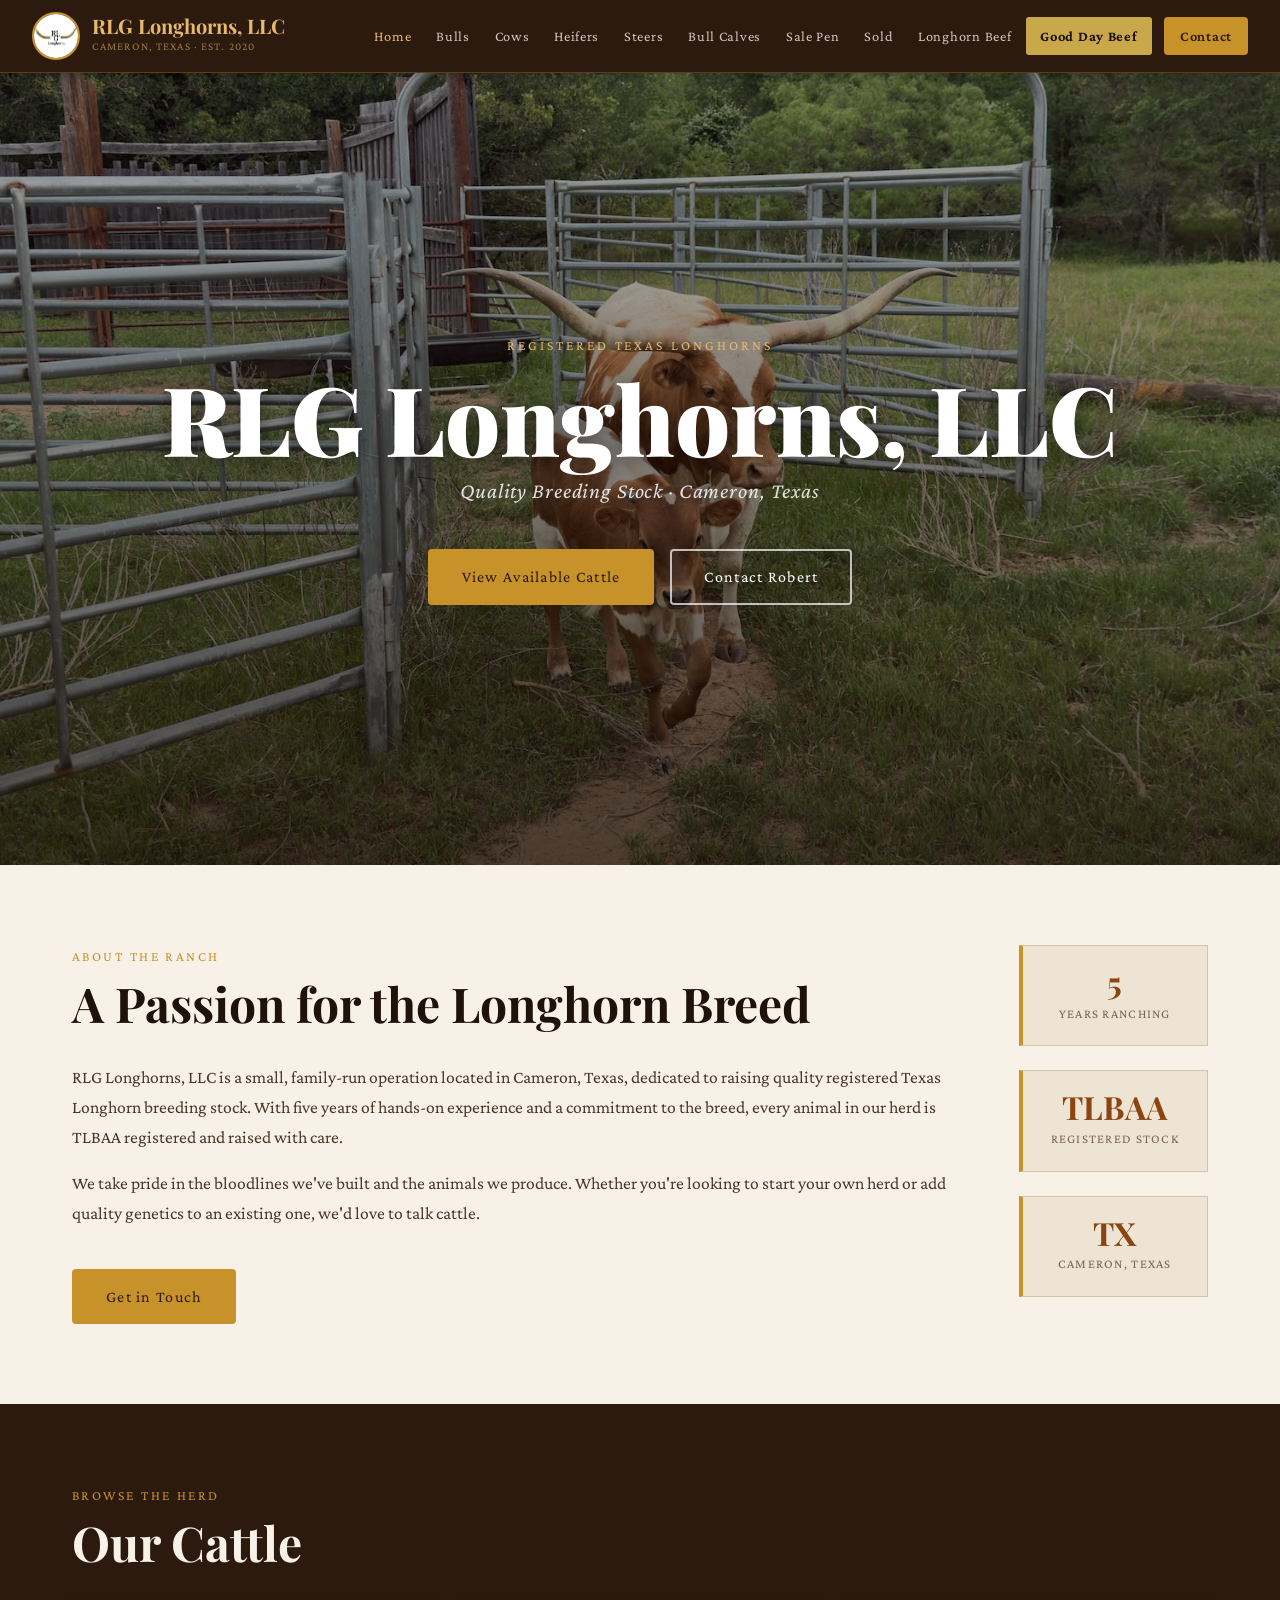
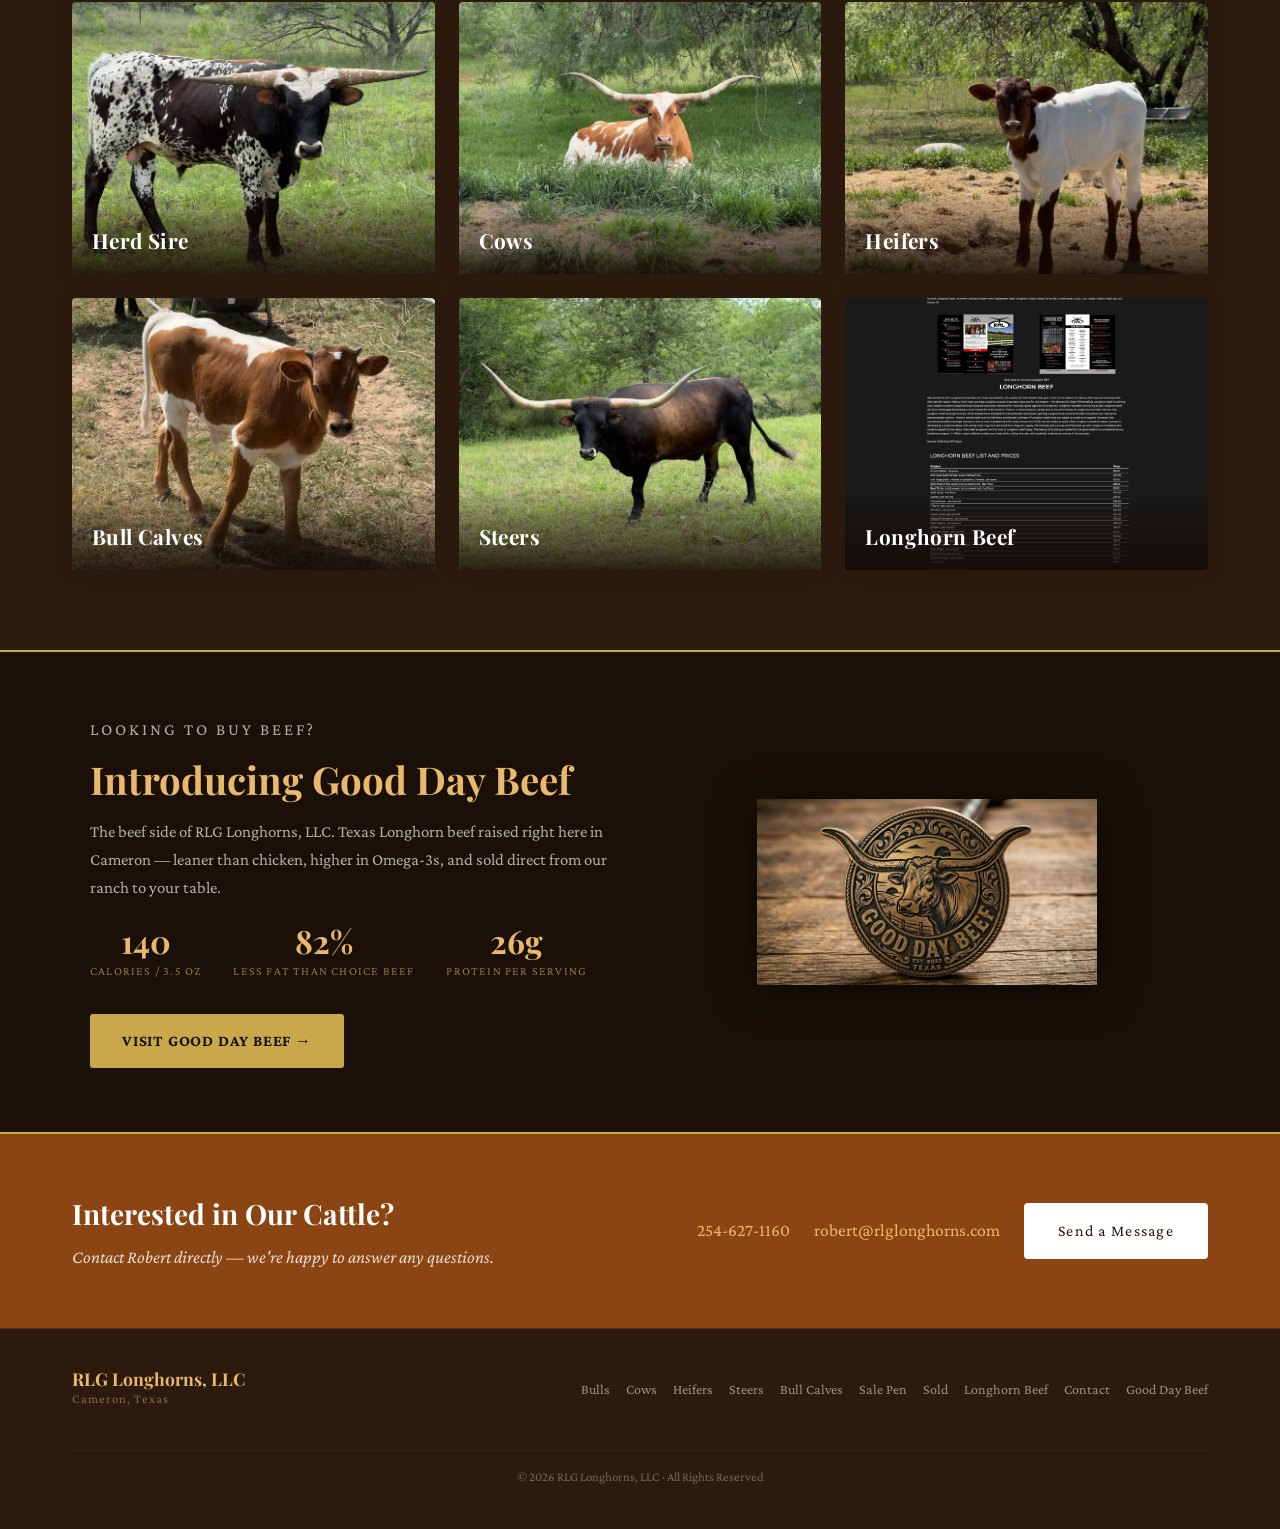
<file: index.html>
<!DOCTYPE html>
<html lang="en">
<head>
  <meta charset="UTF-8" />
  <meta name="viewport" content="width=device-width, initial-scale=1.0" />
  <title>RLG Longhorns, LLC – Registered Texas Longhorns | Cameron, TX</title>
  <meta name="description" content="RLG Longhorns, LLC – Registered Texas Longhorn breeding stock located in Cameron, TX. Quality registered Longhorns for sale." />
  <link rel="preconnect" href="https://fonts.googleapis.com" />
  <link href="https://fonts.googleapis.com/css2?family=Playfair+Display:wght@400;700;900&family=Crimson+Pro:ital,wght@0,300;0,400;0,600;1,300&display=swap" rel="stylesheet" />
  <link rel="stylesheet" href="css/style.css" />
  <style>
    /* ── Good Day Beef banner ── */
    .gdb-banner {
      background: #1a1008;
      border-top: 2px solid #c9a84c;
      border-bottom: 2px solid #c9a84c;
      padding: 4rem 2rem;
    }

    .gdb-banner-inner {
      max-width: 1100px;
      margin: 0 auto;
      display: grid;
      grid-template-columns: 1fr 1fr;
      gap: 3rem;
      align-items: center;
    }

    .gdb-banner-text .section-eyebrow {
      display: block;
      margin-bottom: 0.75rem;
    }

    .gdb-banner-text h2 {
      font-family: 'Playfair Display', Georgia, serif;
      font-size: clamp(1.6rem, 3.5vw, 2.4rem);
      color: #e8b86d;
      line-height: 1.2;
      margin-bottom: 1rem;
    }

    .gdb-banner-text p {
      color: rgba(247,241,232,0.7);
      font-size: 1.05rem;
      line-height: 1.65;
      margin-bottom: 1.5rem;
    }

    .gdb-stats {
      display: flex;
      gap: 2rem;
      margin-bottom: 2rem;
      flex-wrap: wrap;
    }

    .gdb-stat {
      text-align: center;
    }

    .gdb-stat-num {
      display: block;
      font-family: 'Playfair Display', Georgia, serif;
      font-size: 2rem;
      font-weight: 700;
      color: #e8b86d;
      line-height: 1;
    }

    .gdb-stat-label {
      display: block;
      font-size: 0.75rem;
      letter-spacing: 0.1em;
      text-transform: uppercase;
      color: rgba(232,184,109,0.6);
      margin-top: 0.25rem;
    }

    .gdb-btn {
      display: inline-block;
      background: #c9a84c;
      color: #1a1008;
      font-family: 'Crimson Pro', Georgia, serif;
      font-size: 1rem;
      font-weight: 700;
      letter-spacing: 0.05em;
      text-transform: uppercase;
      padding: 0.85rem 2rem;
      border-radius: 3px;
      text-decoration: none;
      transition: background 0.2s;
    }
    .gdb-btn:hover { background: #e8c97a; color: #1a1008; }

    .gdb-logo-wrap {
      display: flex;
      justify-content: center;
      align-items: center;
    }

    .gdb-logo-wrap img {
      width: 100%;
      max-width: 340px;
      height: auto;
      filter: drop-shadow(0 4px 20px rgba(0,0,0,0.6));
    }

    /* nav beef link style */
    .nav-link-beef {
      background: #c9a84c !important;
      color: #1a1008 !important;
      border-radius: 3px;
      padding: 0.4rem 0.9rem !important;
      font-weight: 700 !important;
    }
    .nav-link-beef:hover { background: #e8c97a !important; }

    @media (max-width: 768px) {
      .gdb-banner-inner { grid-template-columns: 1fr; }
      .gdb-logo-wrap { order: -1; }
      .gdb-logo-wrap img { max-width: 220px; }
    }
  </style>
  <script src="https://identity.netlify.com/v1/netlify-identity-widget.js"></script>
</head>
<body>

  <!-- HEADER -->
  <header class="site-header">
    <div class="header-inner">
      <div class="logo-wrap">
        <img src="images/ranch/ranch-logo.jpg" alt="RLG Longhorns, LLC Logo" class="logo-img" />
        <div class="logo-text">
          <span class="logo-main">RLG Longhorns, LLC</span>
          <span class="logo-sub">Cameron, Texas · Est. 2020</span>
        </div>
      </div>
      <button class="nav-toggle" aria-label="Toggle menu">&#9776;</button>
      <nav class="main-nav">
        <a href="index.html" class="nav-link active">Home</a>
        <a href="bulls.html" class="nav-link">Bulls</a>
        <a href="cows.html" class="nav-link">Cows</a>
        <a href="heifers.html" class="nav-link">Heifers</a>
        <a href="steers.html" class="nav-link">Steers</a>
        <a href="bull-calves.html" class="nav-link">Bull Calves</a>
        <a href="sale-pen.html" class="nav-link">Sale Pen</a>
        <a href="sold.html" class="nav-link">Sold</a>
        <a href="beef.html" class="nav-link">Longhorn Beef</a>
        <a href="https://www.gooddaybeef.com" target="_blank" rel="noopener" class="nav-link nav-link-beef">Good Day Beef</a>
        <a href="contact.html" class="nav-link nav-cta">Contact</a>
      </nav>
    </div>
  </header>

  <!-- HERO -->
  <section class="hero">
    <div class="hero-img-wrap">
      <img src="images/ranch/hero.jpg" alt="RLG Longhorns Ranch" class="hero-img" />
      <div class="hero-overlay"></div>
    </div>
    <div class="hero-content">
      <p class="hero-eyebrow">Registered Texas Longhorns</p>
      <h1 class="hero-title">RLG Longhorns, LLC</h1>
      <p class="hero-tagline">Quality Breeding Stock · Cameron, Texas</p>
      <div class="hero-buttons">
        <a href="cows.html" class="btn btn-primary">View Available Cattle</a>
        <a href="contact.html" class="btn btn-outline">Contact Robert</a>
      </div>
    </div>
  </section>

  <!-- ABOUT -->
  <section class="about section">
    <div class="container">
      <div class="about-grid">
        <div class="about-text">
          <p class="section-eyebrow">About the Ranch</p>
          <h2 class="section-title">A Passion for the Longhorn Breed</h2>
          <p class="about-body">RLG Longhorns, LLC is a small, family-run operation located in Cameron, Texas, dedicated to raising quality registered Texas Longhorn breeding stock. With five years of hands-on experience and a commitment to the breed, every animal in our herd is TLBAA registered and raised with care.</p>
          <p class="about-body">We take pride in the bloodlines we've built and the animals we produce. Whether you're looking to start your own herd or add quality genetics to an existing one, we'd love to talk cattle.</p>
          <a href="contact.html" class="btn btn-primary" style="margin-top:1.5rem;">Get in Touch</a>
        </div>
        <div class="about-stats">
          <div class="stat-card">
            <span class="stat-num">5</span>
            <span class="stat-label">Years Ranching</span>
          </div>
          <div class="stat-card">
            <span class="stat-num">TLBAA</span>
            <span class="stat-label">Registered Stock</span>
          </div>
          <div class="stat-card">
            <span class="stat-num">TX</span>
            <span class="stat-label">Cameron, Texas</span>
          </div>
        </div>
      </div>
    </div>
  </section>

  <!-- FEATURED CATTLE -->
  <section class="featured section section-alt">
    <div class="container">
      <p class="section-eyebrow">Browse the Herd</p>
      <h2 class="section-title">Our Cattle</h2>
      <div class="category-grid">
        <a href="bulls.html" class="category-card">
          <img src="images/bulls/rlg-granite.jpg" alt="Bulls" />
          <div class="category-label">Herd Sire</div>
        </a>
        <a href="cows.html" class="category-card">
          <img src="images/cows/skh-whatagirl.jpg" alt="Cows" />
          <div class="category-label">Cows</div>
        </a>
        <a href="heifers.html" class="category-card">
          <img src="images/heifers/rlg-shamrocks-gem.jpg" alt="Heifers" />
          <div class="category-label">Heifers</div>
        </a>
        <a href="bull-calves.html" class="category-card">
          <img src="images/bull-calves/rlg-what-a-calf.jpg" alt="Bull Calves" />
          <div class="category-label">Bull Calves</div>
        </a>
        <a href="steers.html" class="category-card">
          <img src="images/steers/jt-weston.jpg" alt="Steers" />
          <div class="category-label">Steers</div>
        </a>
        <a href="beef.html" class="category-card">
          <img src="images/beef/texas-longhorn-beef.png" alt="Longhorn Beef" />
          <div class="category-label">Longhorn Beef</div>
        </a>
      </div>
    </div>
  </section>

  <!-- GOOD DAY BEEF BANNER -->
  <section class="gdb-banner">
    <div class="gdb-banner-inner">
      <div class="gdb-banner-text">
        <p class="section-eyebrow">Looking to Buy Beef?</p>
        <h2>Introducing Good Day Beef</h2>
        <p>The beef side of RLG Longhorns, LLC. Texas Longhorn beef raised right here in Cameron — leaner than chicken, higher in Omega-3s, and sold direct from our ranch to your table.</p>
        <div class="gdb-stats">
          <div class="gdb-stat">
            <span class="gdb-stat-num">140</span>
            <span class="gdb-stat-label">Calories / 3.5 oz</span>
          </div>
          <div class="gdb-stat">
            <span class="gdb-stat-num">82%</span>
            <span class="gdb-stat-label">Less Fat Than Choice Beef</span>
          </div>
          <div class="gdb-stat">
            <span class="gdb-stat-num">26g</span>
            <span class="gdb-stat-label">Protein Per Serving</span>
          </div>
        </div>
        <a href="https://www.gooddaybeef.com" target="_blank" rel="noopener" class="gdb-btn">Visit Good Day Beef &rarr;</a>
      </div>
      <div class="gdb-logo-wrap">
        <img src="images/gooddaybeef-logo.png" alt="Good Day Beef" />
      </div>
    </div>
  </section>

  <!-- CONTACT STRIP -->
  <section class="contact-strip">
    <div class="container contact-strip-inner">
      <div>
        <h2 class="strip-title">Interested in Our Cattle?</h2>
        <p class="strip-sub">Contact Robert directly — we're happy to answer any questions.</p>
      </div>
      <div class="strip-contact">
        <a href="tel:2546271160" class="strip-link">254-627-1160</a>
        <a href="mailto:robert@rlglonghorns.com" class="strip-link">robert@rlglonghorns.com</a>
        <a href="contact.html" class="btn btn-white">Send a Message</a>
      </div>
    </div>
  </section>

  <!-- FOOTER -->
  <footer class="site-footer">
    <div class="container footer-inner">
      <div class="footer-logo">
        <span class="logo-main">RLG Longhorns, LLC</span>
        <span class="footer-location">Cameron, Texas</span>
      </div>
      <nav class="footer-nav">
        <a href="bulls.html">Bulls</a>
        <a href="cows.html">Cows</a>
        <a href="heifers.html">Heifers</a>
        <a href="steers.html">Steers</a>
        <a href="bull-calves.html">Bull Calves</a>
        <a href="sale-pen.html">Sale Pen</a>
        <a href="sold.html">Sold</a>
        <a href="beef.html">Longhorn Beef</a>
        <a href="contact.html">Contact</a>
        <a href="https://www.gooddaybeef.com" target="_blank" rel="noopener">Good Day Beef</a>
      </nav>
      <p class="footer-copy">&copy; 2026 RLG Longhorns, LLC · All Rights Reserved</p>
    </div>
  </footer>

  <script src="js/main.js"></script>
  <script>
    if (window.netlifyIdentity) {
      window.netlifyIdentity.on("init", (user) => {
        if (!user) {
          window.netlifyIdentity.on("login", () => {
            document.location.href = "/admin/";
          });
        }
      });
    }
  </script>
</body>
</html>
</file>
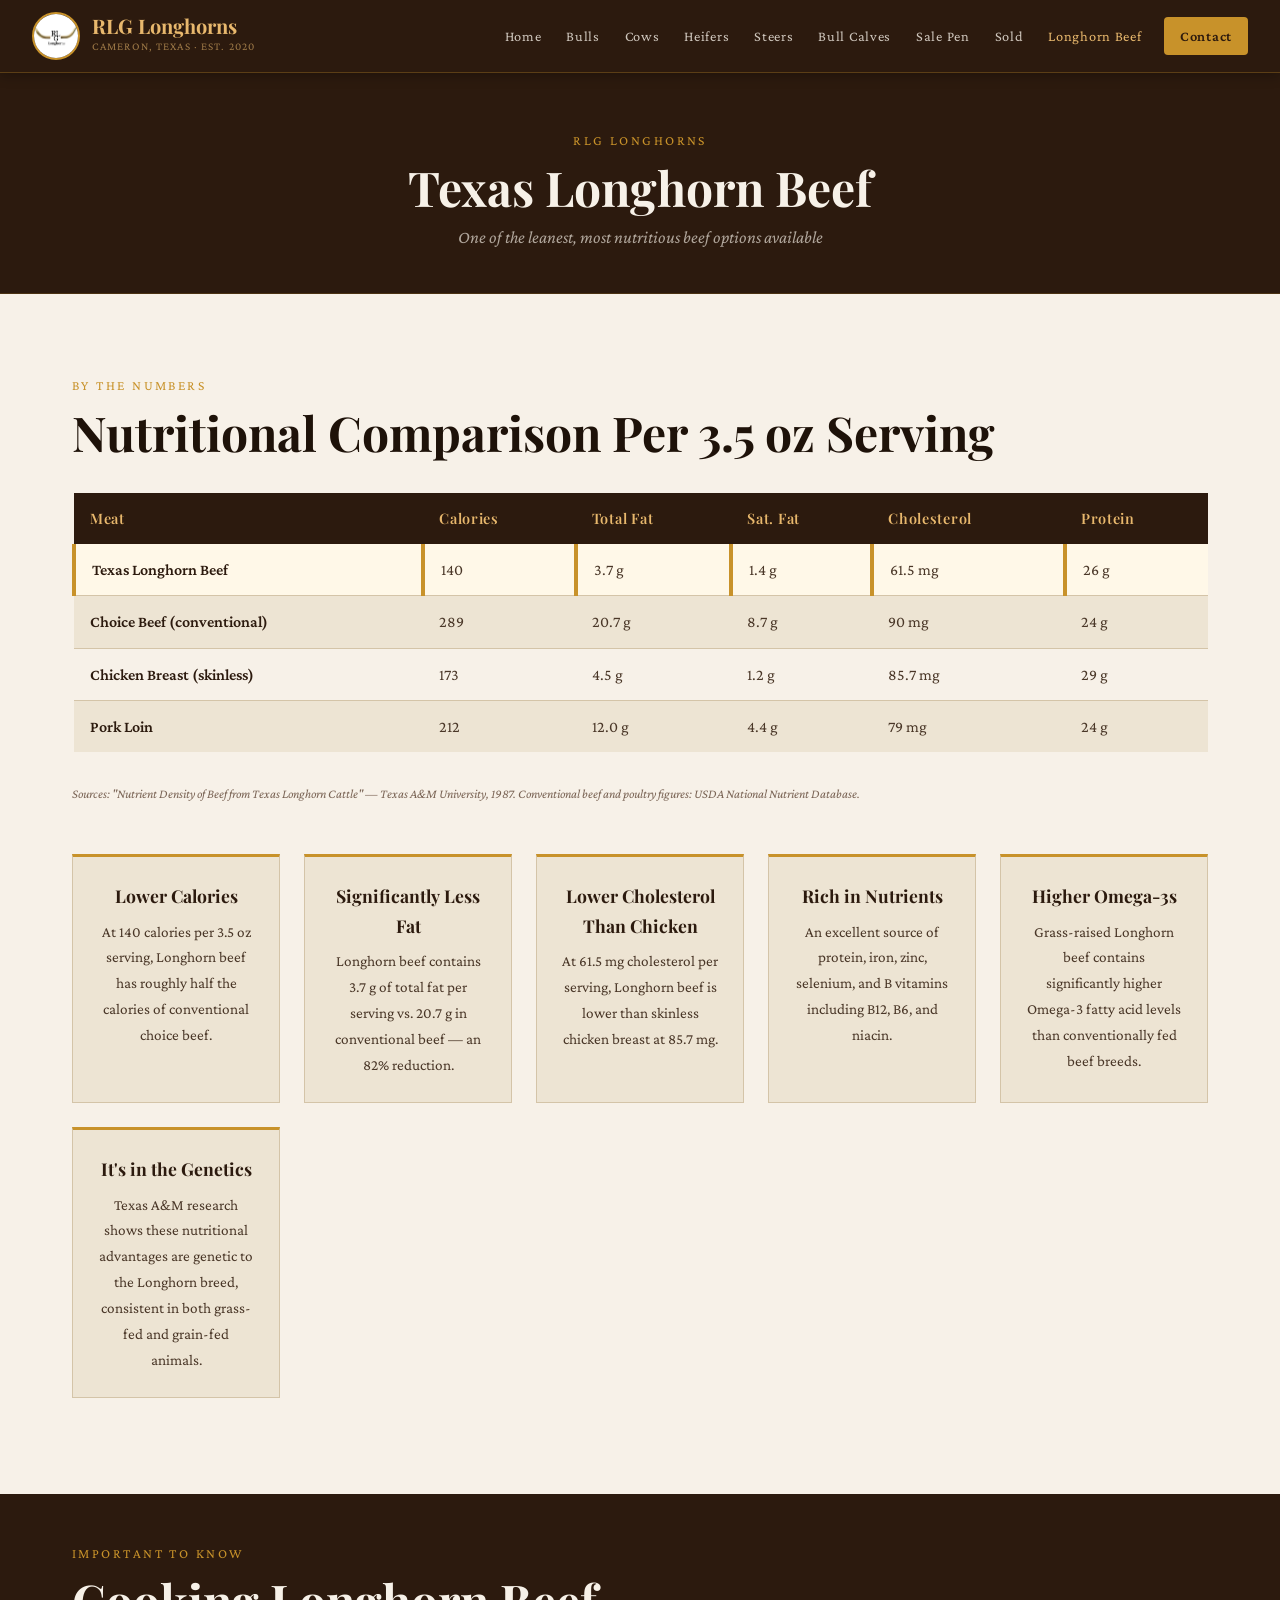
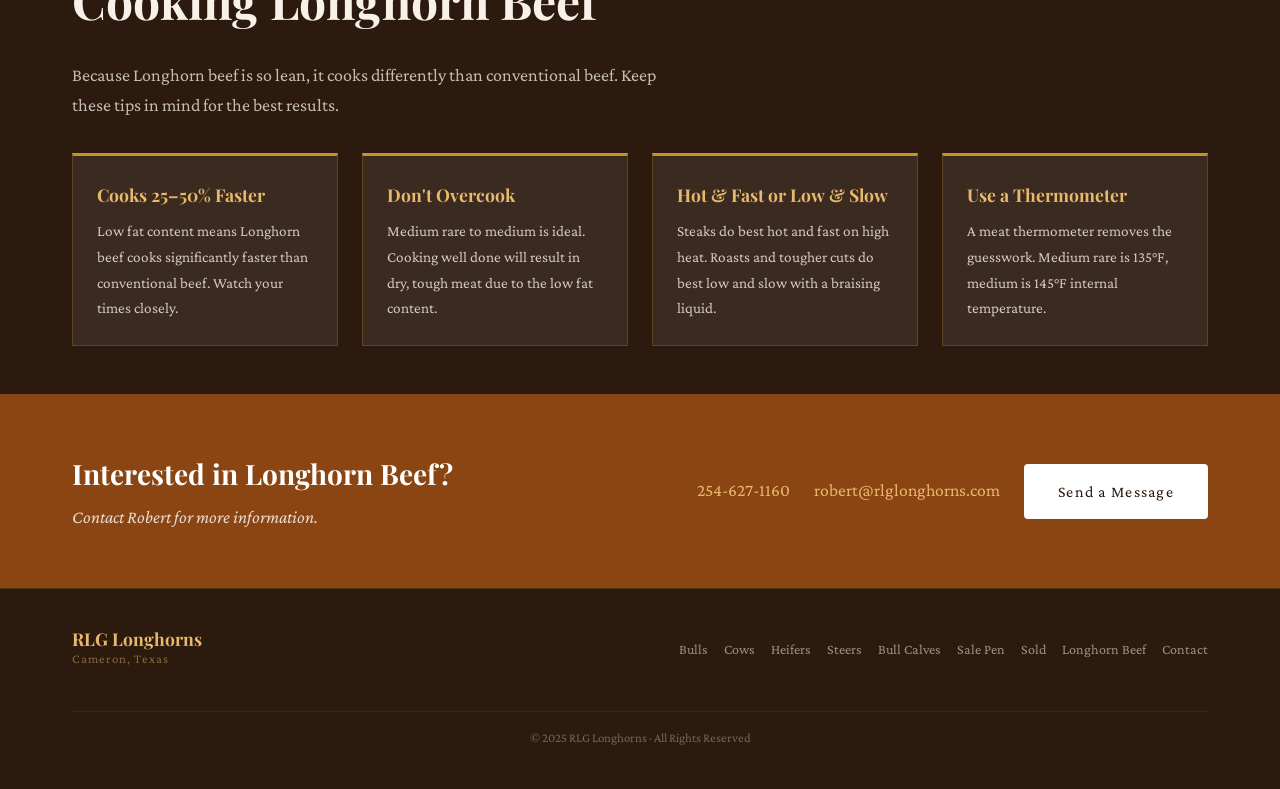
<file: beef.html>
<!DOCTYPE html>
<html lang="en">
<head>
  <meta charset="UTF-8" /><meta name="viewport" content="width=device-width, initial-scale=1.0" />
  <title>Texas Longhorn Beef – RLG Longhorns</title>
  <link rel="preconnect" href="https://fonts.googleapis.com" />
  <link href="https://fonts.googleapis.com/css2?family=Playfair+Display:wght@400;700;900&family=Crimson+Pro:ital,wght@0,300;0,400;0,600;1,300&display=swap" rel="stylesheet" />
  <link rel="stylesheet" href="css/style.css" />
  <style>
    .nutrition-table { width:100%; border-collapse:collapse; margin:2rem 0; font-size:1rem; }
    .nutrition-table th { background:var(--brown-dark); color:var(--gold-light); font-family:var(--font-display); font-weight:600; padding:0.85rem 1rem; text-align:left; font-size:0.9rem; letter-spacing:0.05em; }
    .nutrition-table td { padding:0.75rem 1rem; border-bottom:1px solid var(--border); color:var(--text-mid); }
    .nutrition-table tr:nth-child(even) td { background:var(--cream-dark); }
    .nutrition-table tr:last-child td { border-bottom:none; }
    .nutrition-table td:first-child { font-weight:600; color:var(--brown-dark); }
    .nutrition-table .highlight td { background:#fff8e8 !important; border-left:4px solid var(--gold); }
    .nutrition-source { font-size:0.8rem; color:var(--text-light); font-style:italic; margin-top:0.5rem; }
    .cooking-tips { background:var(--brown-dark); color:var(--cream); padding:3rem 0; margin-top:1rem; }
    .tips-grid { display:grid; grid-template-columns:repeat(auto-fit, minmax(220px, 1fr)); gap:1.5rem; margin-top:2rem; }
    .tip-card { background:rgba(255,255,255,0.07); border:1px solid rgba(200,146,42,0.25); border-top:3px solid var(--gold); padding:1.5rem; }
    .tip-card h4 { font-family:var(--font-display); color:var(--gold-light); margin-bottom:0.5rem; font-size:1.1rem; }
    .tip-card p { font-size:0.95rem; color:rgba(247,241,232,0.8); }
  </style>
</head>
<body>
  <header class="site-header"><div class="header-inner"><div class="logo-wrap"><img src="images/ranch/ranch-logo.jpg" alt="RLG Longhorns Logo" class="logo-img" /><div class="logo-text"><span class="logo-main">RLG Longhorns</span><span class="logo-sub">Cameron, Texas · Est. 2020</span></div></div><button class="nav-toggle">&#9776;</button><nav class="main-nav"><a href="index.html" class="nav-link">Home</a><a href="bulls.html" class="nav-link">Bulls</a><a href="cows.html" class="nav-link">Cows</a><a href="heifers.html" class="nav-link">Heifers</a><a href="steers.html" class="nav-link">Steers</a><a href="bull-calves.html" class="nav-link">Bull Calves</a><a href="sale-pen.html" class="nav-link">Sale Pen</a><a href="sold.html" class="nav-link">Sold</a><a href="beef.html" class="nav-link active">Longhorn Beef</a><a href="contact.html" class="nav-link nav-cta">Contact</a></nav></div></header>

  <div class="page-hero"><div class="container"><p class="section-eyebrow">RLG Longhorns</p><h1 class="section-title">Texas Longhorn Beef</h1><p class="page-hero-sub">One of the leanest, most nutritious beef options available</p></div></div>

  <section class="section"><div class="container">

    <p class="section-eyebrow">By the Numbers</p>
    <h2 class="section-title">Nutritional Comparison Per 3.5 oz Serving</h2>

    <table class="nutrition-table">
      <thead>
        <tr><th>Meat</th><th>Calories</th><th>Total Fat</th><th>Sat. Fat</th><th>Cholesterol</th><th>Protein</th></tr>
      </thead>
      <tbody>
        <tr class="highlight"><td>Texas Longhorn Beef</td><td>140</td><td>3.7 g</td><td>1.4 g</td><td>61.5 mg</td><td>26 g</td></tr>
        <tr><td>Choice Beef (conventional)</td><td>289</td><td>20.7 g</td><td>8.7 g</td><td>90 mg</td><td>24 g</td></tr>
        <tr><td>Chicken Breast (skinless)</td><td>173</td><td>4.5 g</td><td>1.2 g</td><td>85.7 mg</td><td>29 g</td></tr>
        <tr><td>Pork Loin</td><td>212</td><td>12.0 g</td><td>4.4 g</td><td>79 mg</td><td>24 g</td></tr>
      </tbody>
    </table>
    <p class="nutrition-source">Sources: "Nutrient Density of Beef from Texas Longhorn Cattle" — Texas A&M University, 1987. Conventional beef and poultry figures: USDA National Nutrient Database.</p>

    <div class="beef-facts" style="margin-top:3rem;">
      <div class="beef-fact"><h3 class="beef-fact-title">Lower Calories</h3><p>At 140 calories per 3.5 oz serving, Longhorn beef has roughly half the calories of conventional choice beef.</p></div>
      <div class="beef-fact"><h3 class="beef-fact-title">Significantly Less Fat</h3><p>Longhorn beef contains 3.7 g of total fat per serving vs. 20.7 g in conventional beef — an 82% reduction.</p></div>
      <div class="beef-fact"><h3 class="beef-fact-title">Lower Cholesterol Than Chicken</h3><p>At 61.5 mg cholesterol per serving, Longhorn beef is lower than skinless chicken breast at 85.7 mg.</p></div>
      <div class="beef-fact"><h3 class="beef-fact-title">Rich in Nutrients</h3><p>An excellent source of protein, iron, zinc, selenium, and B vitamins including B12, B6, and niacin.</p></div>
      <div class="beef-fact"><h3 class="beef-fact-title">Higher Omega-3s</h3><p>Grass-raised Longhorn beef contains significantly higher Omega-3 fatty acid levels than conventionally fed beef breeds.</p></div>
      <div class="beef-fact"><h3 class="beef-fact-title">It's in the Genetics</h3><p>Texas A&M research shows these nutritional advantages are genetic to the Longhorn breed, consistent in both grass-fed and grain-fed animals.</p></div>
    </div>

  </div></section>

  <section class="cooking-tips">
    <div class="container">
      <p class="section-eyebrow" style="color:var(--gold);">Important to Know</p>
      <h2 class="section-title" style="color:var(--cream);">Cooking Longhorn Beef</h2>
      <p style="color:rgba(247,241,232,0.75);max-width:600px;">Because Longhorn beef is so lean, it cooks differently than conventional beef. Keep these tips in mind for the best results.</p>
      <div class="tips-grid">
        <div class="tip-card"><h4>Cooks 25–50% Faster</h4><p>Low fat content means Longhorn beef cooks significantly faster than conventional beef. Watch your times closely.</p></div>
        <div class="tip-card"><h4>Don't Overcook</h4><p>Medium rare to medium is ideal. Cooking well done will result in dry, tough meat due to the low fat content.</p></div>
        <div class="tip-card"><h4>Hot & Fast or Low & Slow</h4><p>Steaks do best hot and fast on high heat. Roasts and tougher cuts do best low and slow with a braising liquid.</p></div>
        <div class="tip-card"><h4>Use a Thermometer</h4><p>A meat thermometer removes the guesswork. Medium rare is 135°F, medium is 145°F internal temperature.</p></div>
      </div>
    </div>
  </section>

  <section class="contact-strip"><div class="container contact-strip-inner"><div><h2 class="strip-title">Interested in Longhorn Beef?</h2><p class="strip-sub">Contact Robert for more information.</p></div><div class="strip-contact"><a href="tel:2546271160" class="strip-link">254-627-1160</a><a href="mailto:robert@rlglonghorns.com" class="strip-link">robert@rlglonghorns.com</a><a href="contact.html" class="btn btn-white">Send a Message</a></div></div></section>

  <footer class="site-footer"><div class="container footer-inner"><div class="footer-logo"><span class="logo-main">RLG Longhorns</span><span class="footer-location">Cameron, Texas</span></div><nav class="footer-nav"><a href="bulls.html">Bulls</a><a href="cows.html">Cows</a><a href="heifers.html">Heifers</a><a href="steers.html">Steers</a><a href="bull-calves.html">Bull Calves</a><a href="sale-pen.html">Sale Pen</a><a href="sold.html">Sold</a><a href="beef.html">Longhorn Beef</a><a href="contact.html">Contact</a></nav><p class="footer-copy">&copy; 2025 RLG Longhorns · All Rights Reserved</p></div></footer>
  <script src="js/main.js"></script>
</body></html>
</file>
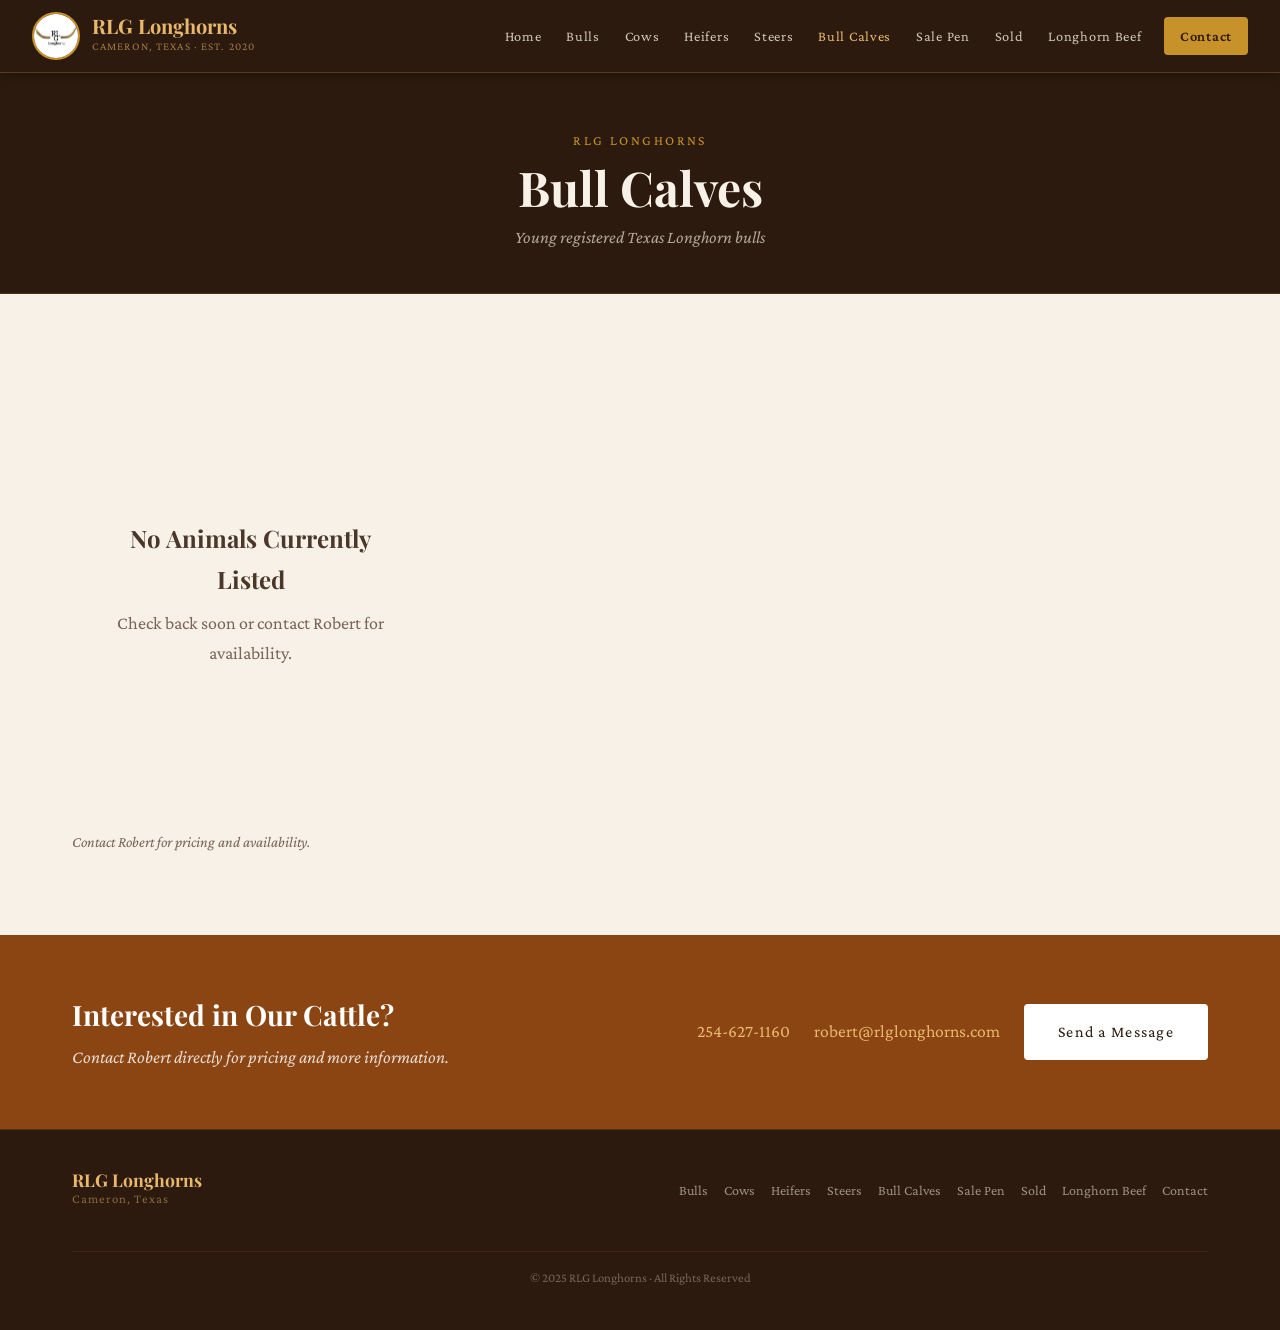
<file: bull-calves.html>
<!DOCTYPE html>
<html lang="en">
<head>
  <meta charset="UTF-8" /><meta name="viewport" content="width=device-width, initial-scale=1.0" />
  <title>Bull Calves – RLG Longhorns</title>
  <link rel="preconnect" href="https://fonts.googleapis.com" />
  <link href="https://fonts.googleapis.com/css2?family=Playfair+Display:wght@400;700;900&family=Crimson+Pro:ital,wght@0,300;0,400;0,600;1,300&display=swap" rel="stylesheet" />
  <link rel="stylesheet" href="css/style.css" />
</head>
<body>
  <header class="site-header"><div class="header-inner"><div class="logo-wrap"><img src="images/ranch/ranch-logo.jpg" alt="RLG Longhorns Logo" class="logo-img" /><div class="logo-text"><span class="logo-main">RLG Longhorns</span><span class="logo-sub">Cameron, Texas · Est. 2020</span></div></div><button class="nav-toggle">&#9776;</button><nav class="main-nav"><a href="index.html" class="nav-link">Home</a><a href="bulls.html" class="nav-link">Bulls</a><a href="cows.html" class="nav-link">Cows</a><a href="heifers.html" class="nav-link">Heifers</a><a href="steers.html" class="nav-link">Steers</a><a href="bull-calves.html" class="nav-link active">Bull Calves</a><a href="sale-pen.html" class="nav-link">Sale Pen</a><a href="sold.html" class="nav-link">Sold</a><a href="beef.html" class="nav-link">Longhorn Beef</a><a href="contact.html" class="nav-link nav-cta">Contact</a></nav></div></header>
  <div class="page-hero"><div class="container"><p class="section-eyebrow">RLG Longhorns</p><h1 class="section-title">Bull Calves</h1><p class="page-hero-sub">Young registered Texas Longhorn bulls</p></div></div>
  <section class="section"><div class="container">
    <div id="cattle-container" class="cattle-grid"></div>
    <p style="color:var(--text-light);font-style:italic;font-size:0.95rem;margin-top:1rem;">Contact Robert for pricing and availability.</p>
  </div></section>
  <section class="contact-strip"><div class="container contact-strip-inner"><div><h2 class="strip-title">Interested in Our Cattle?</h2><p class="strip-sub">Contact Robert directly for pricing and more information.</p></div><div class="strip-contact"><a href="tel:2546271160" class="strip-link">254-627-1160</a><a href="mailto:robert@rlglonghorns.com" class="strip-link">robert@rlglonghorns.com</a><a href="contact.html" class="btn btn-white">Send a Message</a></div></div></section>
  <footer class="site-footer"><div class="container footer-inner"><div class="footer-logo"><span class="logo-main">RLG Longhorns</span><span class="footer-location">Cameron, Texas</span></div><nav class="footer-nav"><a href="bulls.html">Bulls</a><a href="cows.html">Cows</a><a href="heifers.html">Heifers</a><a href="steers.html">Steers</a><a href="bull-calves.html">Bull Calves</a><a href="sale-pen.html">Sale Pen</a><a href="sold.html">Sold</a><a href="beef.html">Longhorn Beef</a><a href="contact.html">Contact</a></nav><p class="footer-copy">&copy; 2025 RLG Longhorns · All Rights Reserved</p></div></footer>
  <script src="js/main.js"></script>
  <script src="js/cattle.js"></script>
  <script>initCattlePage('bull-calves', 'cattle-container', 'grid');</script>
</body></html>
</file>
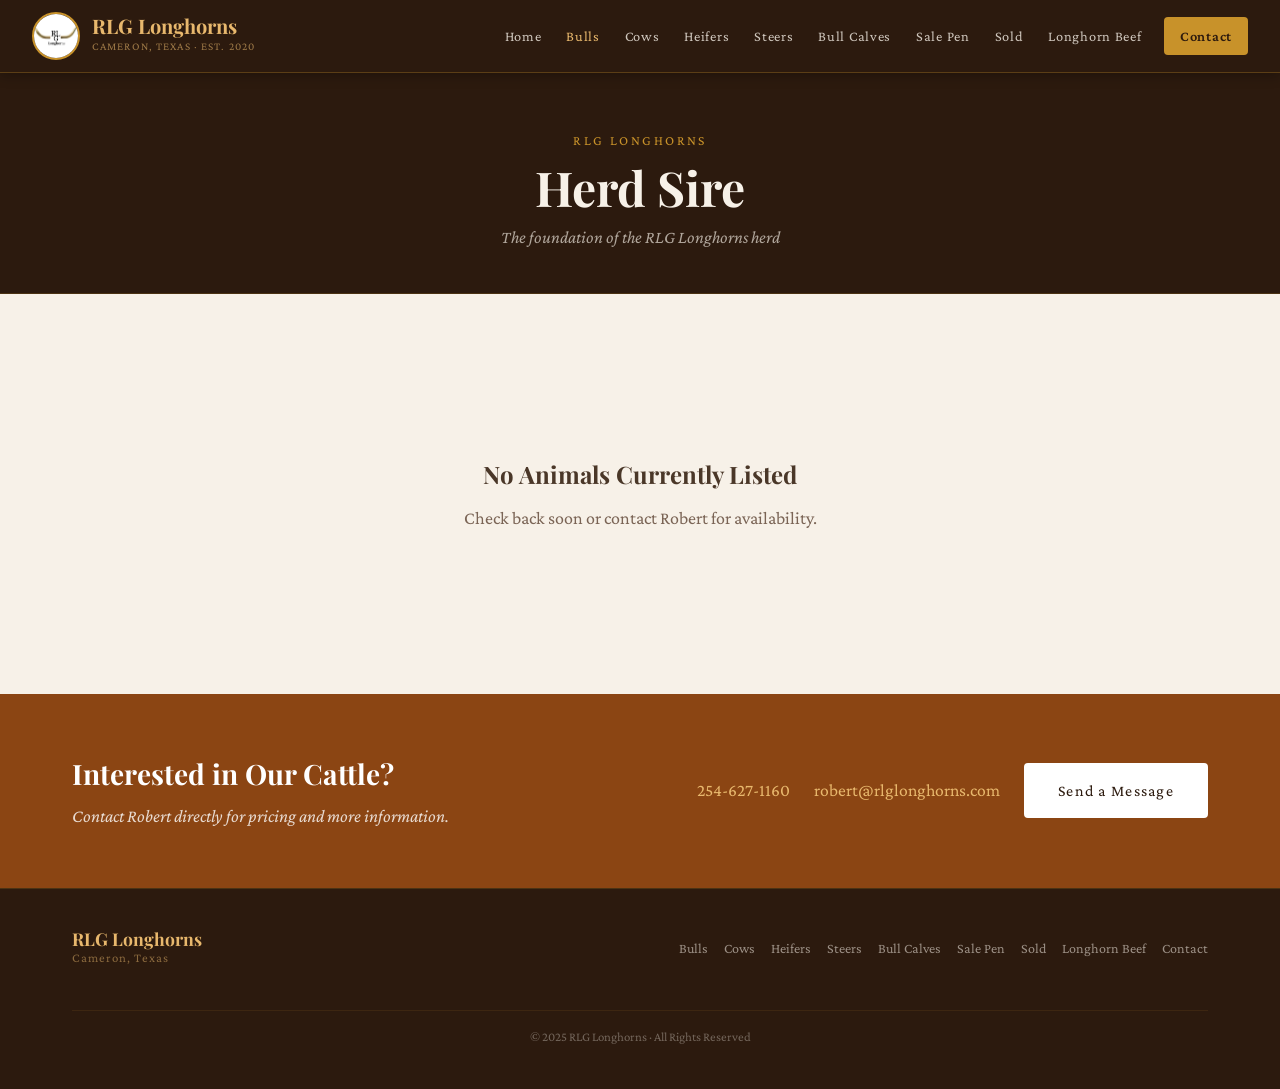
<file: bulls.html>
<!DOCTYPE html>
<html lang="en">
<head>
  <meta charset="UTF-8" /><meta name="viewport" content="width=device-width, initial-scale=1.0" />
  <title>Herd Sire – RLG Longhorns</title>
  <link rel="preconnect" href="https://fonts.googleapis.com" />
  <link href="https://fonts.googleapis.com/css2?family=Playfair+Display:wght@400;700;900&family=Crimson+Pro:ital,wght@0,300;0,400;0,600;1,300&display=swap" rel="stylesheet" />
  <link rel="stylesheet" href="css/style.css" />
</head>
<body>
  <header class="site-header"><div class="header-inner"><div class="logo-wrap"><img src="images/ranch/ranch-logo.jpg" alt="RLG Longhorns Logo" class="logo-img" /><div class="logo-text"><span class="logo-main">RLG Longhorns</span><span class="logo-sub">Cameron, Texas · Est. 2020</span></div></div><button class="nav-toggle">&#9776;</button><nav class="main-nav"><a href="index.html" class="nav-link">Home</a><a href="bulls.html" class="nav-link active">Bulls</a><a href="cows.html" class="nav-link">Cows</a><a href="heifers.html" class="nav-link">Heifers</a><a href="steers.html" class="nav-link">Steers</a><a href="bull-calves.html" class="nav-link">Bull Calves</a><a href="sale-pen.html" class="nav-link">Sale Pen</a><a href="sold.html" class="nav-link">Sold</a><a href="beef.html" class="nav-link">Longhorn Beef</a><a href="contact.html" class="nav-link nav-cta">Contact</a></nav></div></header>
  <div class="page-hero"><div class="container"><p class="section-eyebrow">RLG Longhorns</p><h1 class="section-title">Herd Sire</h1><p class="page-hero-sub">The foundation of the RLG Longhorns herd</p></div></div>
  <section class="section"><div class="container">
    <div id="cattle-container" class=""></div>
    
  </div></section>
  <section class="contact-strip"><div class="container contact-strip-inner"><div><h2 class="strip-title">Interested in Our Cattle?</h2><p class="strip-sub">Contact Robert directly for pricing and more information.</p></div><div class="strip-contact"><a href="tel:2546271160" class="strip-link">254-627-1160</a><a href="mailto:robert@rlglonghorns.com" class="strip-link">robert@rlglonghorns.com</a><a href="contact.html" class="btn btn-white">Send a Message</a></div></div></section>
  <footer class="site-footer"><div class="container footer-inner"><div class="footer-logo"><span class="logo-main">RLG Longhorns</span><span class="footer-location">Cameron, Texas</span></div><nav class="footer-nav"><a href="bulls.html">Bulls</a><a href="cows.html">Cows</a><a href="heifers.html">Heifers</a><a href="steers.html">Steers</a><a href="bull-calves.html">Bull Calves</a><a href="sale-pen.html">Sale Pen</a><a href="sold.html">Sold</a><a href="beef.html">Longhorn Beef</a><a href="contact.html">Contact</a></nav><p class="footer-copy">&copy; 2025 RLG Longhorns · All Rights Reserved</p></div></footer>
  <script src="js/main.js"></script>
  <script src="js/cattle.js"></script>
  <script>initCattlePage('bulls', 'cattle-container', 'herd-sire');</script>
</body></html>
</file>
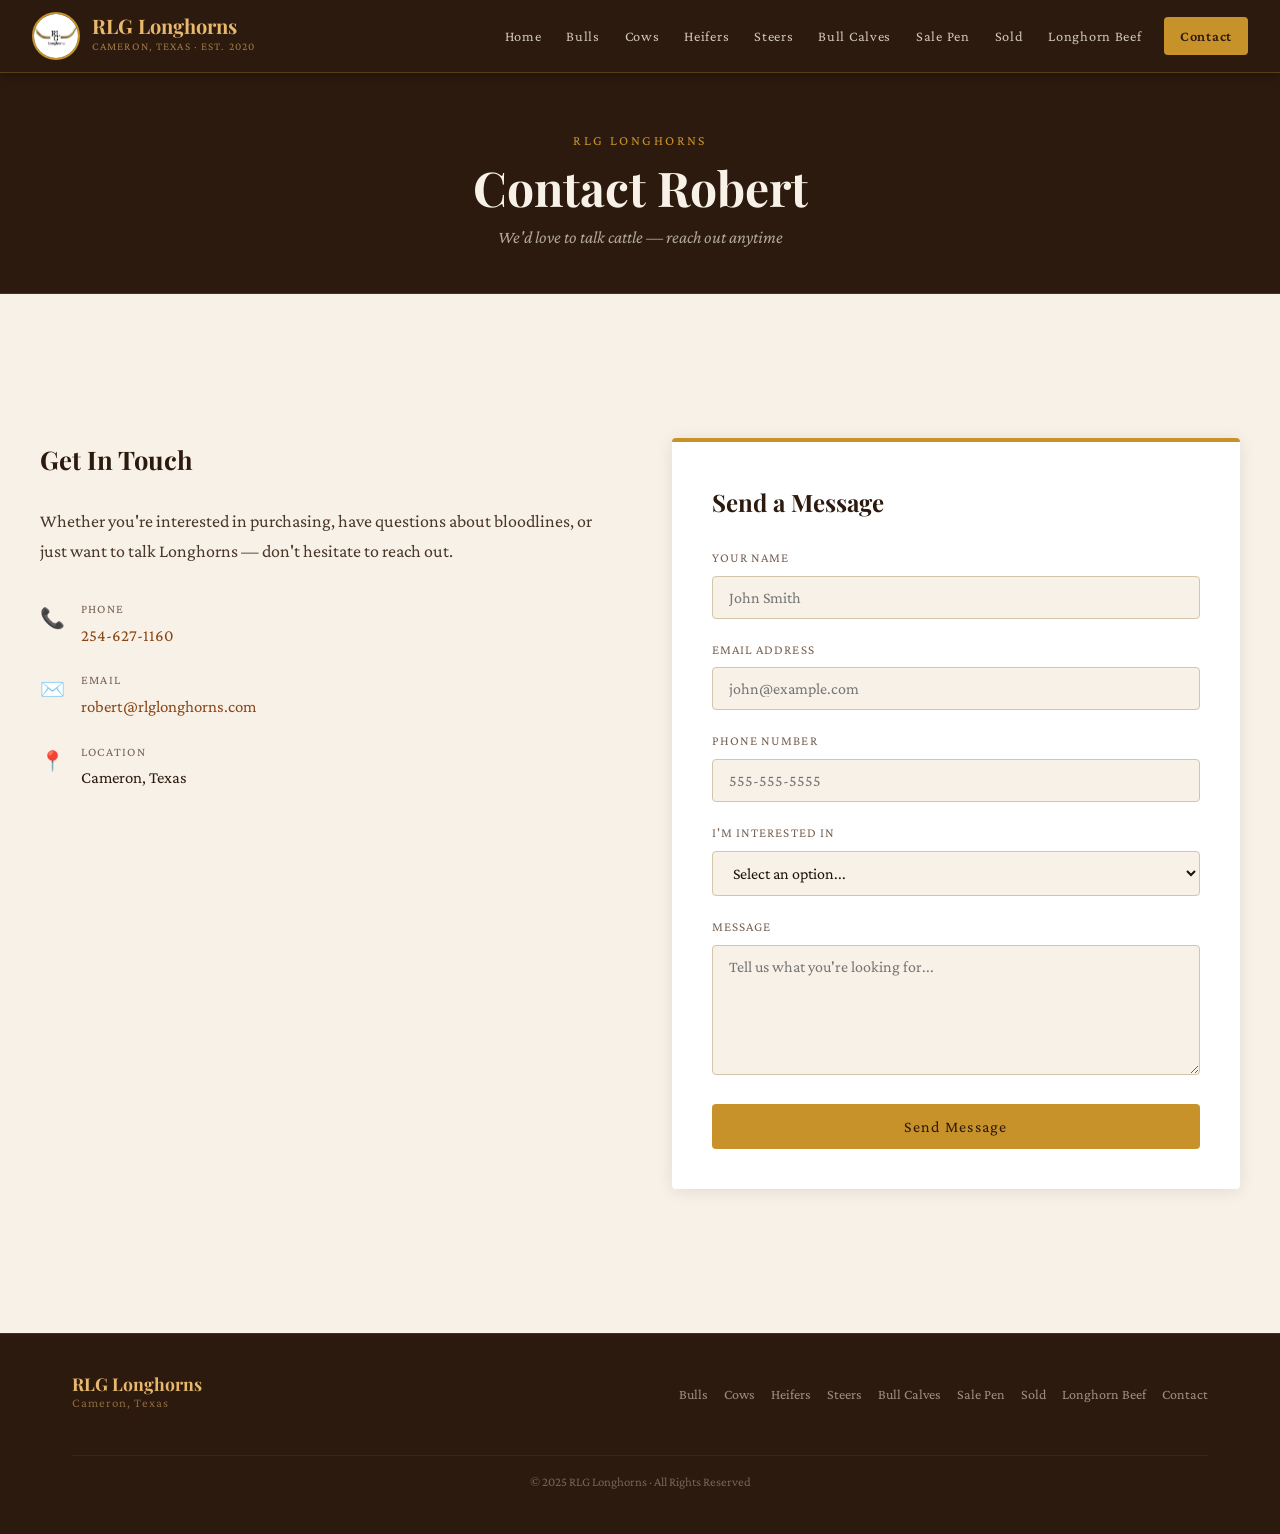
<file: contact.html>
<!DOCTYPE html>
<html lang="en">
<head>
  <meta charset="UTF-8" /><meta name="viewport" content="width=device-width, initial-scale=1.0" />
  <title>Contact – RLG Longhorns</title>
  <link rel="preconnect" href="https://fonts.googleapis.com" />
  <link href="https://fonts.googleapis.com/css2?family=Playfair+Display:wght@400;700;900&family=Crimson+Pro:ital,wght@0,300;0,400;0,600;1,300&display=swap" rel="stylesheet" />
  <link rel="stylesheet" href="css/style.css" />
</head>
<body>
  <header class="site-header"><div class="header-inner"><div class="logo-wrap"><img src="images/ranch/ranch-logo.jpg" alt="RLG Longhorns Logo" class="logo-img" /><div class="logo-text"><span class="logo-main">RLG Longhorns</span><span class="logo-sub">Cameron, Texas · Est. 2020</span></div></div><button class="nav-toggle">&#9776;</button><nav class="main-nav"><a href="index.html" class="nav-link">Home</a><a href="bulls.html" class="nav-link">Bulls</a><a href="cows.html" class="nav-link">Cows</a><a href="heifers.html" class="nav-link">Heifers</a><a href="steers.html" class="nav-link">Steers</a><a href="bull-calves.html" class="nav-link">Bull Calves</a><a href="sale-pen.html" class="nav-link">Sale Pen</a><a href="sold.html" class="nav-link">Sold</a><a href="beef.html" class="nav-link">Longhorn Beef</a><a href="contact.html" class="nav-link nav-cta active">Contact</a></nav></div></header>

  <div class="page-hero"><div class="container"><p class="section-eyebrow">RLG Longhorns</p><h1 class="section-title">Contact Robert</h1><p class="page-hero-sub">We'd love to talk cattle — reach out anytime</p></div></div>

  <section class="section"><div class="container contact-page">
    <div class="contact-layout">

      <div class="contact-info">
        <h3>Get In Touch</h3>
        <p style="color:var(--text-mid);margin-bottom:2rem;">Whether you're interested in purchasing, have questions about bloodlines, or just want to talk Longhorns — don't hesitate to reach out.</p>

        <div class="contact-item">
          <span class="contact-icon">📞</span>
          <div>
            <div class="contact-item-label">Phone</div>
            <div class="contact-item-value"><a href="tel:2546271160">254-627-1160</a></div>
          </div>
        </div>

        <div class="contact-item">
          <span class="contact-icon">✉️</span>
          <div>
            <div class="contact-item-label">Email</div>
            <div class="contact-item-value"><a href="mailto:robert@rlglonghorns.com">robert@rlglonghorns.com</a></div>
          </div>
        </div>

        <div class="contact-item">
          <span class="contact-icon">📍</span>
          <div>
            <div class="contact-item-label">Location</div>
            <div class="contact-item-value">Cameron, Texas</div>
          </div>
        </div>
      </div>

      <div class="contact-form-wrap">
        <h3>Send a Message</h3>
        <!-- Netlify form — the netlify attribute enables free form submissions -->
        <form name="contact" method="POST" data-netlify="true" netlify-honeypot="bot-field">
          <input type="hidden" name="form-name" value="contact" />
          <p style="display:none;"><input name="bot-field" /></p>

          <div class="form-group">
            <label for="name">Your Name</label>
            <input type="text" id="name" name="name" placeholder="John Smith" required />
          </div>

          <div class="form-group">
            <label for="email">Email Address</label>
            <input type="email" id="email" name="email" placeholder="john@example.com" required />
          </div>

          <div class="form-group">
            <label for="phone">Phone Number</label>
            <input type="tel" id="phone" name="phone" placeholder="555-555-5555" />
          </div>

          <div class="form-group">
            <label for="interest">I'm Interested In</label>
            <select id="interest" name="interest">
              <option value="">Select an option...</option>
              <option value="Cows">Cows</option>
              <option value="Heifers">Heifers</option>
              <option value="Bull Calves">Bull Calves</option>
              <option value="General Inquiry">General Inquiry</option>
              <option value="Longhorn Beef">Longhorn Beef</option>
            </select>
          </div>

          <div class="form-group">
            <label for="message">Message</label>
            <textarea id="message" name="message" placeholder="Tell us what you're looking for..."></textarea>
          </div>

          <button type="submit" class="btn btn-primary" style="width:100%;justify-content:center;">Send Message</button>
        </form>
      </div>

    </div>
  </div></section>

  <footer class="site-footer"><div class="container footer-inner"><div class="footer-logo"><span class="logo-main">RLG Longhorns</span><span class="footer-location">Cameron, Texas</span></div><nav class="footer-nav"><a href="bulls.html">Bulls</a><a href="cows.html">Cows</a><a href="heifers.html">Heifers</a><a href="steers.html">Steers</a><a href="bull-calves.html">Bull Calves</a><a href="sale-pen.html">Sale Pen</a><a href="sold.html">Sold</a><a href="beef.html">Longhorn Beef</a><a href="contact.html">Contact</a></nav><p class="footer-copy">&copy; 2025 RLG Longhorns · All Rights Reserved</p></div></footer>
  <script src="js/main.js"></script>
</body></html>
</file>
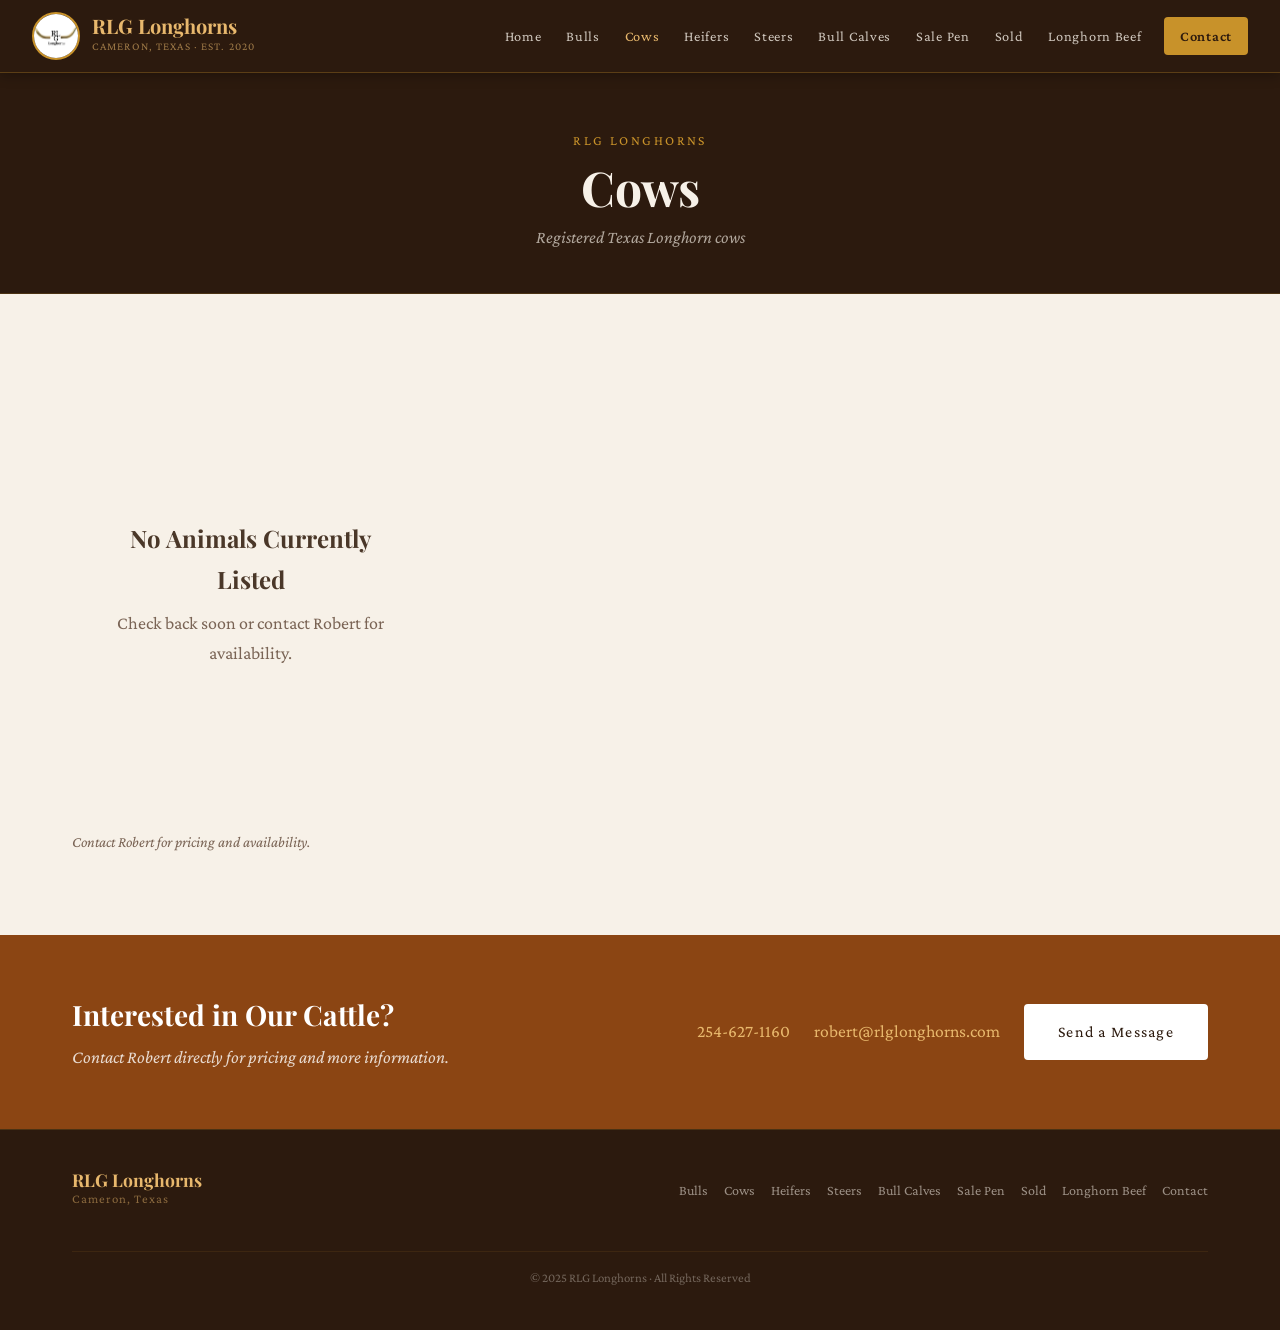
<file: cows.html>
<!DOCTYPE html>
<html lang="en">
<head>
  <meta charset="UTF-8" /><meta name="viewport" content="width=device-width, initial-scale=1.0" />
  <title>Cows – RLG Longhorns</title>
  <link rel="preconnect" href="https://fonts.googleapis.com" />
  <link href="https://fonts.googleapis.com/css2?family=Playfair+Display:wght@400;700;900&family=Crimson+Pro:ital,wght@0,300;0,400;0,600;1,300&display=swap" rel="stylesheet" />
  <link rel="stylesheet" href="css/style.css" />
</head>
<body>
  <header class="site-header"><div class="header-inner"><div class="logo-wrap"><img src="images/ranch/ranch-logo.jpg" alt="RLG Longhorns Logo" class="logo-img" /><div class="logo-text"><span class="logo-main">RLG Longhorns</span><span class="logo-sub">Cameron, Texas · Est. 2020</span></div></div><button class="nav-toggle">&#9776;</button><nav class="main-nav"><a href="index.html" class="nav-link">Home</a><a href="bulls.html" class="nav-link">Bulls</a><a href="cows.html" class="nav-link active">Cows</a><a href="heifers.html" class="nav-link">Heifers</a><a href="steers.html" class="nav-link">Steers</a><a href="bull-calves.html" class="nav-link">Bull Calves</a><a href="sale-pen.html" class="nav-link">Sale Pen</a><a href="sold.html" class="nav-link">Sold</a><a href="beef.html" class="nav-link">Longhorn Beef</a><a href="contact.html" class="nav-link nav-cta">Contact</a></nav></div></header>
  <div class="page-hero"><div class="container"><p class="section-eyebrow">RLG Longhorns</p><h1 class="section-title">Cows</h1><p class="page-hero-sub">Registered Texas Longhorn cows</p></div></div>
  <section class="section"><div class="container">
    <div id="cattle-container" class="cattle-grid"></div>
    <p style="color:var(--text-light);font-style:italic;font-size:0.95rem;margin-top:1rem;">Contact Robert for pricing and availability.</p>
  </div></section>
  <section class="contact-strip"><div class="container contact-strip-inner"><div><h2 class="strip-title">Interested in Our Cattle?</h2><p class="strip-sub">Contact Robert directly for pricing and more information.</p></div><div class="strip-contact"><a href="tel:2546271160" class="strip-link">254-627-1160</a><a href="mailto:robert@rlglonghorns.com" class="strip-link">robert@rlglonghorns.com</a><a href="contact.html" class="btn btn-white">Send a Message</a></div></div></section>
  <footer class="site-footer"><div class="container footer-inner"><div class="footer-logo"><span class="logo-main">RLG Longhorns</span><span class="footer-location">Cameron, Texas</span></div><nav class="footer-nav"><a href="bulls.html">Bulls</a><a href="cows.html">Cows</a><a href="heifers.html">Heifers</a><a href="steers.html">Steers</a><a href="bull-calves.html">Bull Calves</a><a href="sale-pen.html">Sale Pen</a><a href="sold.html">Sold</a><a href="beef.html">Longhorn Beef</a><a href="contact.html">Contact</a></nav><p class="footer-copy">&copy; 2025 RLG Longhorns · All Rights Reserved</p></div></footer>
  <script src="js/main.js"></script>
  <script src="js/cattle.js"></script>
  <script>initCattlePage('cows', 'cattle-container', 'grid');</script>
</body></html>
</file>
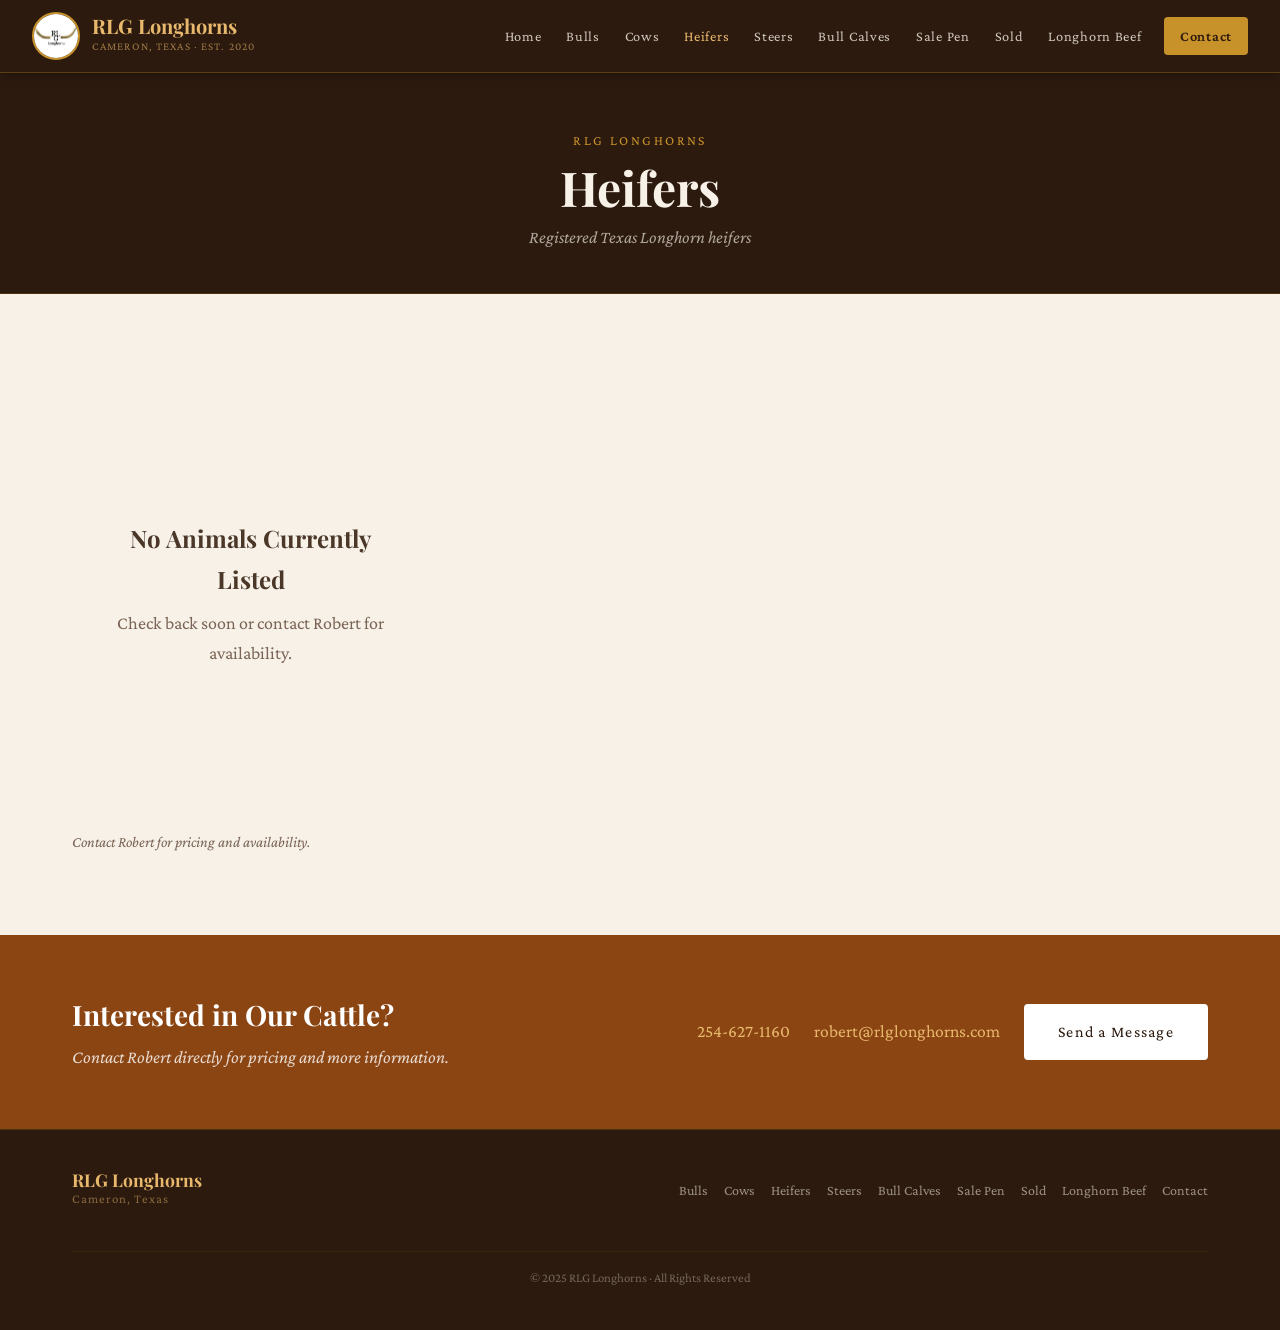
<file: heifers.html>
<!DOCTYPE html>
<html lang="en">
<head>
  <meta charset="UTF-8" /><meta name="viewport" content="width=device-width, initial-scale=1.0" />
  <title>Heifers – RLG Longhorns</title>
  <link rel="preconnect" href="https://fonts.googleapis.com" />
  <link href="https://fonts.googleapis.com/css2?family=Playfair+Display:wght@400;700;900&family=Crimson+Pro:ital,wght@0,300;0,400;0,600;1,300&display=swap" rel="stylesheet" />
  <link rel="stylesheet" href="css/style.css" />
</head>
<body>
  <header class="site-header"><div class="header-inner"><div class="logo-wrap"><img src="images/ranch/ranch-logo.jpg" alt="RLG Longhorns Logo" class="logo-img" /><div class="logo-text"><span class="logo-main">RLG Longhorns</span><span class="logo-sub">Cameron, Texas · Est. 2020</span></div></div><button class="nav-toggle">&#9776;</button><nav class="main-nav"><a href="index.html" class="nav-link">Home</a><a href="bulls.html" class="nav-link">Bulls</a><a href="cows.html" class="nav-link">Cows</a><a href="heifers.html" class="nav-link active">Heifers</a><a href="steers.html" class="nav-link">Steers</a><a href="bull-calves.html" class="nav-link">Bull Calves</a><a href="sale-pen.html" class="nav-link">Sale Pen</a><a href="sold.html" class="nav-link">Sold</a><a href="beef.html" class="nav-link">Longhorn Beef</a><a href="contact.html" class="nav-link nav-cta">Contact</a></nav></div></header>
  <div class="page-hero"><div class="container"><p class="section-eyebrow">RLG Longhorns</p><h1 class="section-title">Heifers</h1><p class="page-hero-sub">Registered Texas Longhorn heifers</p></div></div>
  <section class="section"><div class="container">
    <div id="cattle-container" class="cattle-grid"></div>
    <p style="color:var(--text-light);font-style:italic;font-size:0.95rem;margin-top:1rem;">Contact Robert for pricing and availability.</p>
  </div></section>
  <section class="contact-strip"><div class="container contact-strip-inner"><div><h2 class="strip-title">Interested in Our Cattle?</h2><p class="strip-sub">Contact Robert directly for pricing and more information.</p></div><div class="strip-contact"><a href="tel:2546271160" class="strip-link">254-627-1160</a><a href="mailto:robert@rlglonghorns.com" class="strip-link">robert@rlglonghorns.com</a><a href="contact.html" class="btn btn-white">Send a Message</a></div></div></section>
  <footer class="site-footer"><div class="container footer-inner"><div class="footer-logo"><span class="logo-main">RLG Longhorns</span><span class="footer-location">Cameron, Texas</span></div><nav class="footer-nav"><a href="bulls.html">Bulls</a><a href="cows.html">Cows</a><a href="heifers.html">Heifers</a><a href="steers.html">Steers</a><a href="bull-calves.html">Bull Calves</a><a href="sale-pen.html">Sale Pen</a><a href="sold.html">Sold</a><a href="beef.html">Longhorn Beef</a><a href="contact.html">Contact</a></nav><p class="footer-copy">&copy; 2025 RLG Longhorns · All Rights Reserved</p></div></footer>
  <script src="js/main.js"></script>
  <script src="js/cattle.js"></script>
  <script>initCattlePage('heifers', 'cattle-container', 'grid');</script>
</body></html>
</file>
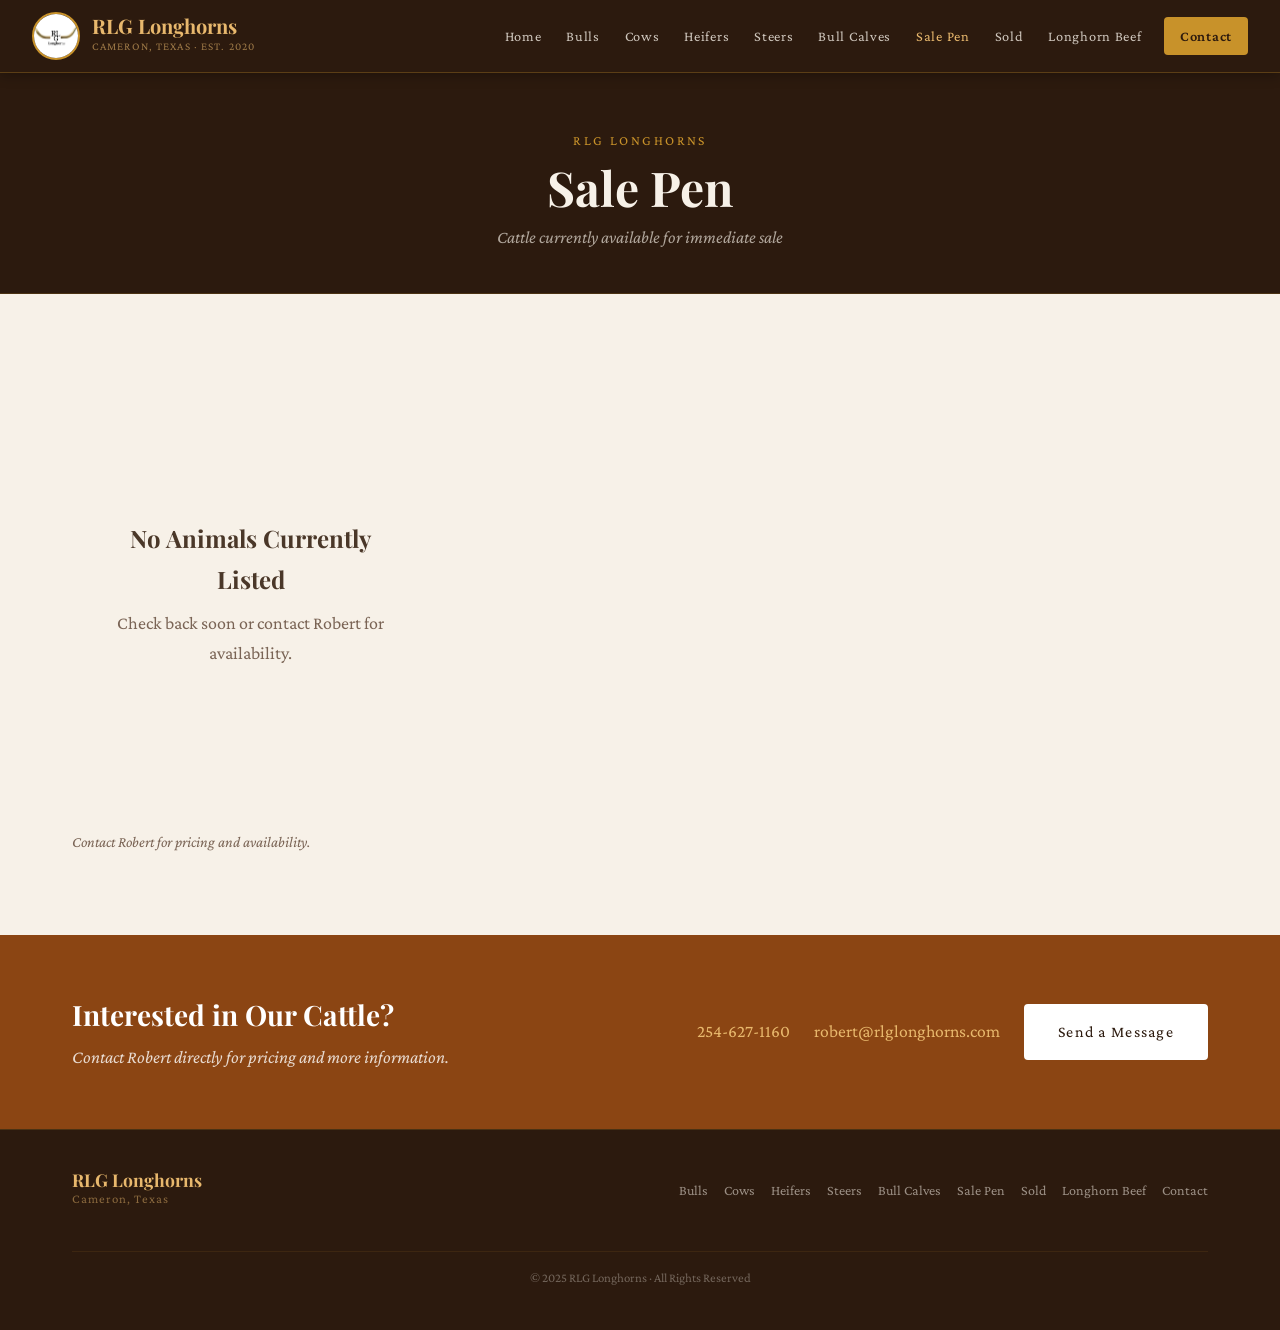
<file: sale-pen.html>
<!DOCTYPE html>
<html lang="en">
<head>
  <meta charset="UTF-8" /><meta name="viewport" content="width=device-width, initial-scale=1.0" />
  <title>Sale Pen – RLG Longhorns</title>
  <link rel="preconnect" href="https://fonts.googleapis.com" />
  <link href="https://fonts.googleapis.com/css2?family=Playfair+Display:wght@400;700;900&family=Crimson+Pro:ital,wght@0,300;0,400;0,600;1,300&display=swap" rel="stylesheet" />
  <link rel="stylesheet" href="css/style.css" />
</head>
<body>
  <header class="site-header"><div class="header-inner"><div class="logo-wrap"><img src="images/ranch/ranch-logo.jpg" alt="RLG Longhorns Logo" class="logo-img" /><div class="logo-text"><span class="logo-main">RLG Longhorns</span><span class="logo-sub">Cameron, Texas · Est. 2020</span></div></div><button class="nav-toggle">&#9776;</button><nav class="main-nav"><a href="index.html" class="nav-link">Home</a><a href="bulls.html" class="nav-link">Bulls</a><a href="cows.html" class="nav-link">Cows</a><a href="heifers.html" class="nav-link">Heifers</a><a href="steers.html" class="nav-link">Steers</a><a href="bull-calves.html" class="nav-link">Bull Calves</a><a href="sale-pen.html" class="nav-link active">Sale Pen</a><a href="sold.html" class="nav-link">Sold</a><a href="beef.html" class="nav-link">Longhorn Beef</a><a href="contact.html" class="nav-link nav-cta">Contact</a></nav></div></header>
  <div class="page-hero"><div class="container"><p class="section-eyebrow">RLG Longhorns</p><h1 class="section-title">Sale Pen</h1><p class="page-hero-sub">Cattle currently available for immediate sale</p></div></div>
  <section class="section"><div class="container">
    <div id="cattle-container" class="cattle-grid"></div>
    <p style="color:var(--text-light);font-style:italic;font-size:0.95rem;margin-top:1rem;">Contact Robert for pricing and availability.</p>
  </div></section>
  <section class="contact-strip"><div class="container contact-strip-inner"><div><h2 class="strip-title">Interested in Our Cattle?</h2><p class="strip-sub">Contact Robert directly for pricing and more information.</p></div><div class="strip-contact"><a href="tel:2546271160" class="strip-link">254-627-1160</a><a href="mailto:robert@rlglonghorns.com" class="strip-link">robert@rlglonghorns.com</a><a href="contact.html" class="btn btn-white">Send a Message</a></div></div></section>
  <footer class="site-footer"><div class="container footer-inner"><div class="footer-logo"><span class="logo-main">RLG Longhorns</span><span class="footer-location">Cameron, Texas</span></div><nav class="footer-nav"><a href="bulls.html">Bulls</a><a href="cows.html">Cows</a><a href="heifers.html">Heifers</a><a href="steers.html">Steers</a><a href="bull-calves.html">Bull Calves</a><a href="sale-pen.html">Sale Pen</a><a href="sold.html">Sold</a><a href="beef.html">Longhorn Beef</a><a href="contact.html">Contact</a></nav><p class="footer-copy">&copy; 2025 RLG Longhorns · All Rights Reserved</p></div></footer>
  <script src="js/main.js"></script>
  <script src="js/cattle.js"></script>
  <script>initCattlePage('sale-pen', 'cattle-container', 'grid');</script>
</body></html>
</file>
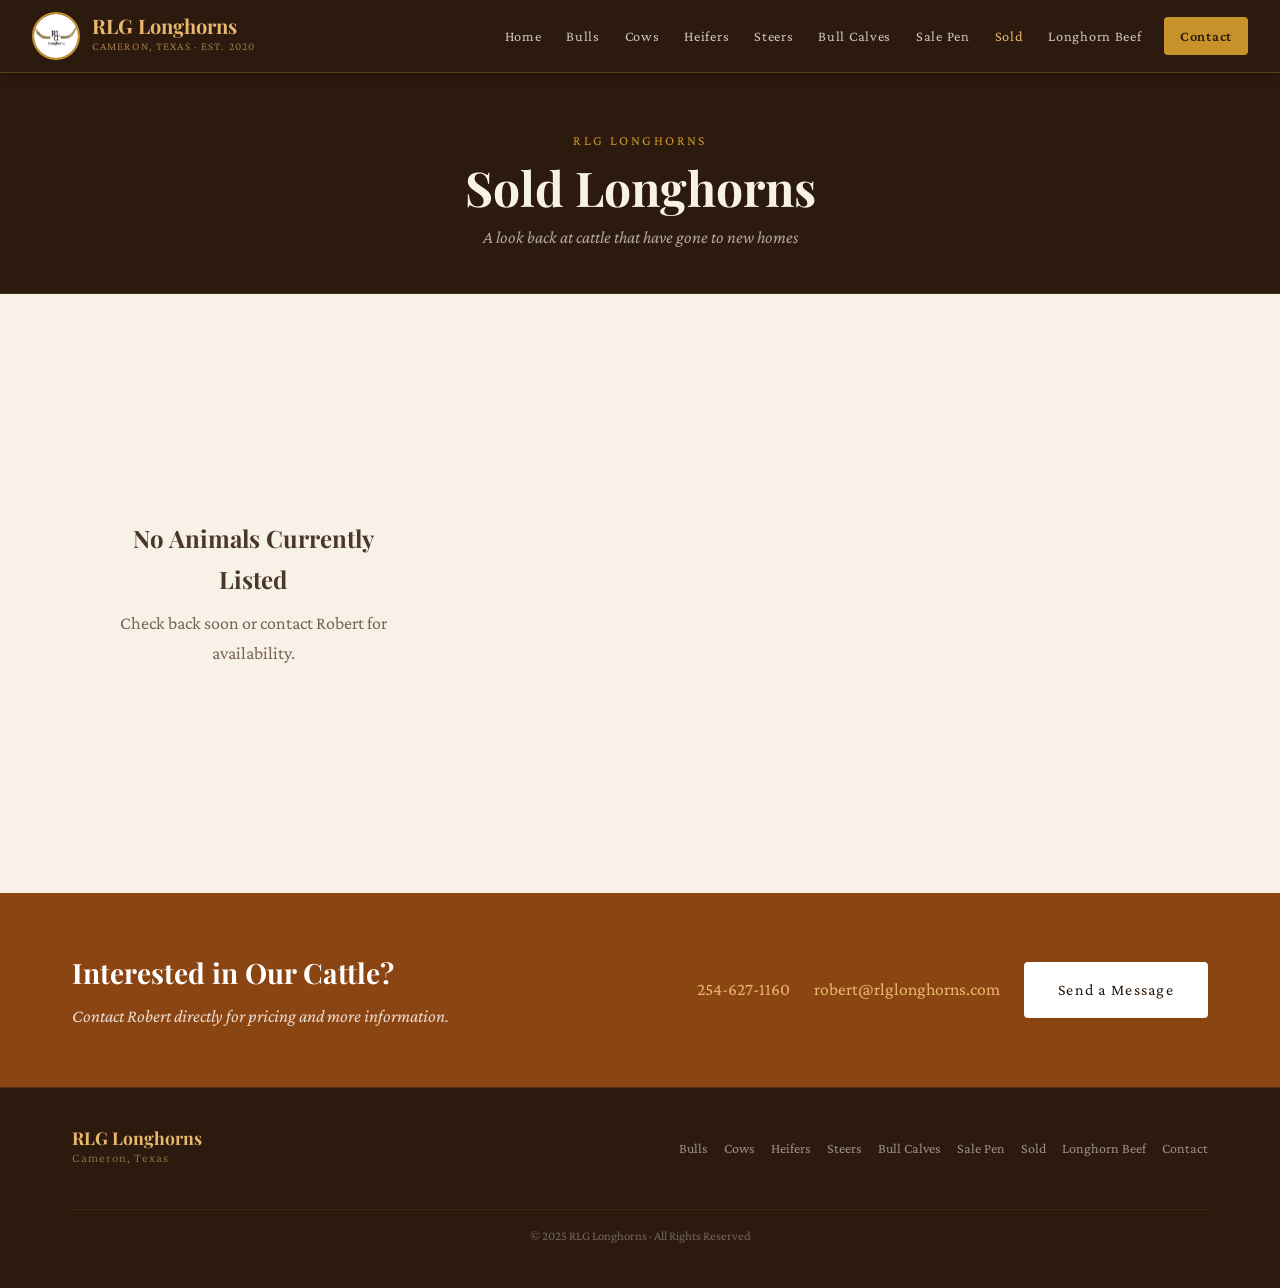
<file: sold.html>
<!DOCTYPE html>
<html lang="en">
<head>
  <meta charset="UTF-8" /><meta name="viewport" content="width=device-width, initial-scale=1.0" />
  <title>Sold Longhorns – RLG Longhorns</title>
  <link rel="preconnect" href="https://fonts.googleapis.com" />
  <link href="https://fonts.googleapis.com/css2?family=Playfair+Display:wght@400;700;900&family=Crimson+Pro:ital,wght@0,300;0,400;0,600;1,300&display=swap" rel="stylesheet" />
  <link rel="stylesheet" href="css/style.css" />
</head>
<body>
  <header class="site-header"><div class="header-inner"><div class="logo-wrap"><img src="images/ranch/ranch-logo.jpg" alt="RLG Longhorns Logo" class="logo-img" /><div class="logo-text"><span class="logo-main">RLG Longhorns</span><span class="logo-sub">Cameron, Texas · Est. 2020</span></div></div><button class="nav-toggle">&#9776;</button><nav class="main-nav"><a href="index.html" class="nav-link">Home</a><a href="bulls.html" class="nav-link">Bulls</a><a href="cows.html" class="nav-link">Cows</a><a href="heifers.html" class="nav-link">Heifers</a><a href="steers.html" class="nav-link">Steers</a><a href="bull-calves.html" class="nav-link">Bull Calves</a><a href="sale-pen.html" class="nav-link">Sale Pen</a><a href="sold.html" class="nav-link active">Sold</a><a href="beef.html" class="nav-link">Longhorn Beef</a><a href="contact.html" class="nav-link nav-cta">Contact</a></nav></div></header>
  <div class="page-hero"><div class="container"><p class="section-eyebrow">RLG Longhorns</p><h1 class="section-title">Sold Longhorns</h1><p class="page-hero-sub">A look back at cattle that have gone to new homes</p></div></div>
  <section class="section"><div class="container">
    <div id="cattle-container" class="sold-grid"></div>
    
  </div></section>
  <section class="contact-strip"><div class="container contact-strip-inner"><div><h2 class="strip-title">Interested in Our Cattle?</h2><p class="strip-sub">Contact Robert directly for pricing and more information.</p></div><div class="strip-contact"><a href="tel:2546271160" class="strip-link">254-627-1160</a><a href="mailto:robert@rlglonghorns.com" class="strip-link">robert@rlglonghorns.com</a><a href="contact.html" class="btn btn-white">Send a Message</a></div></div></section>
  <footer class="site-footer"><div class="container footer-inner"><div class="footer-logo"><span class="logo-main">RLG Longhorns</span><span class="footer-location">Cameron, Texas</span></div><nav class="footer-nav"><a href="bulls.html">Bulls</a><a href="cows.html">Cows</a><a href="heifers.html">Heifers</a><a href="steers.html">Steers</a><a href="bull-calves.html">Bull Calves</a><a href="sale-pen.html">Sale Pen</a><a href="sold.html">Sold</a><a href="beef.html">Longhorn Beef</a><a href="contact.html">Contact</a></nav><p class="footer-copy">&copy; 2025 RLG Longhorns · All Rights Reserved</p></div></footer>
  <script src="js/main.js"></script>
  <script src="js/cattle.js"></script>
  <script>initCattlePage('sold', 'cattle-container', 'sold');</script>
</body></html>
</file>
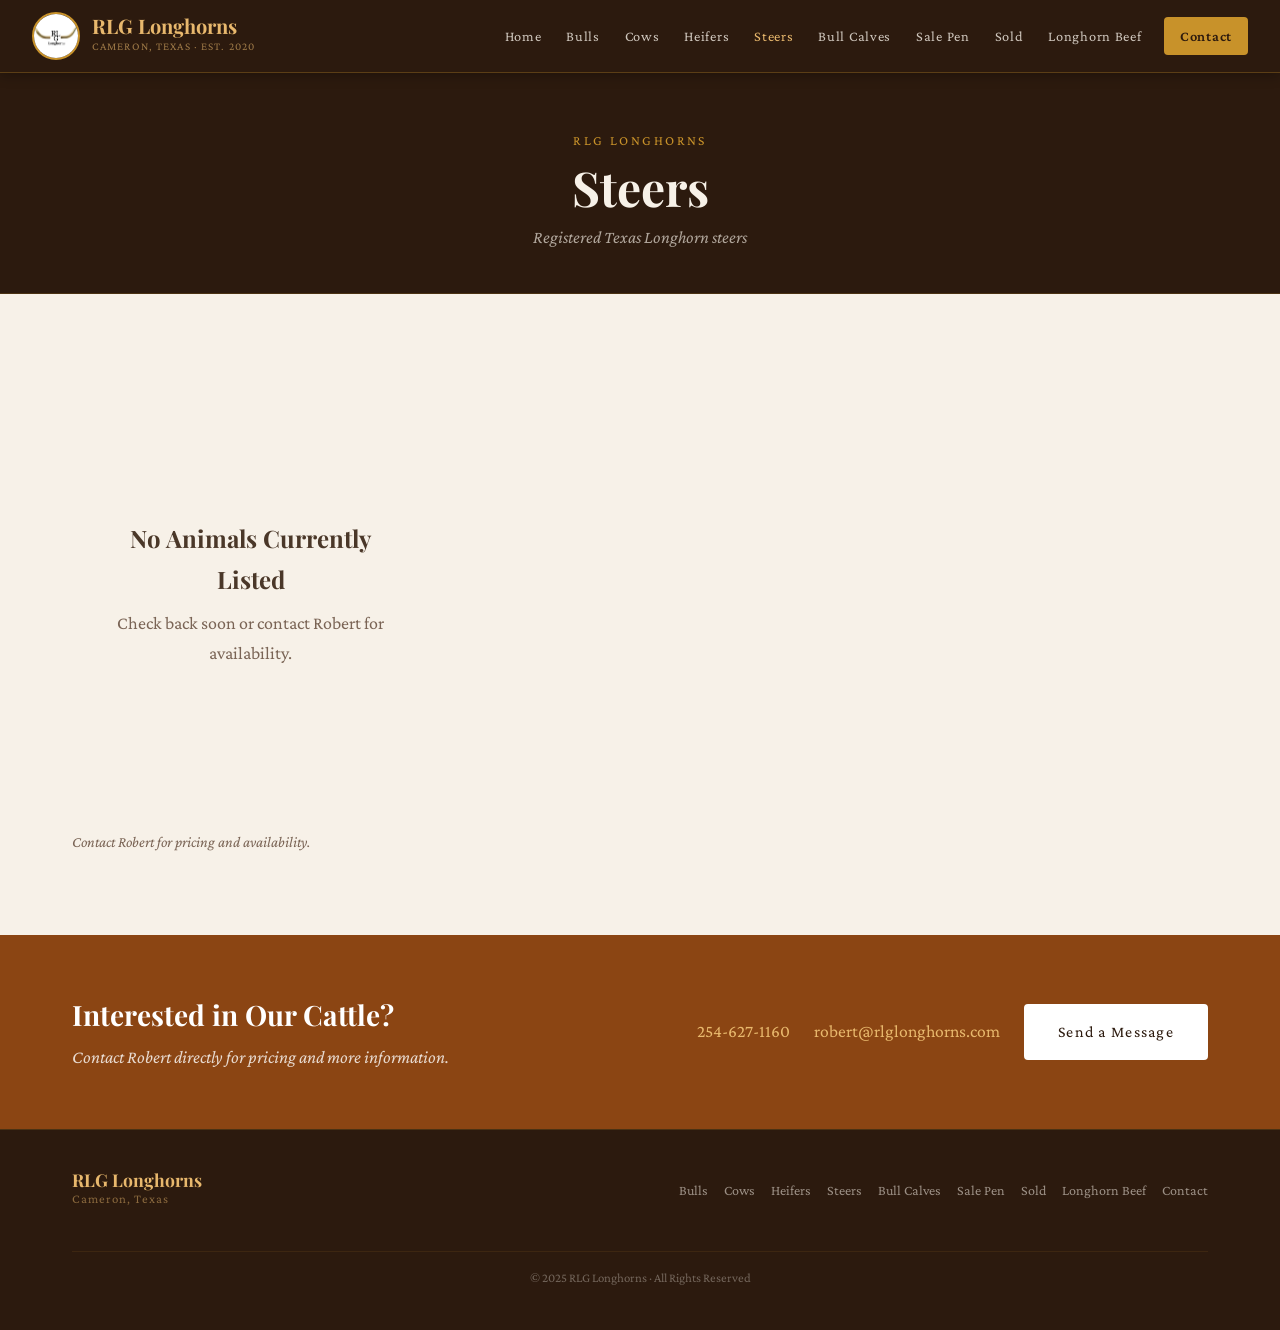
<file: steers.html>
<!DOCTYPE html>
<html lang="en">
<head>
  <meta charset="UTF-8" /><meta name="viewport" content="width=device-width, initial-scale=1.0" />
  <title>Steers – RLG Longhorns</title>
  <link rel="preconnect" href="https://fonts.googleapis.com" />
  <link href="https://fonts.googleapis.com/css2?family=Playfair+Display:wght@400;700;900&family=Crimson+Pro:ital,wght@0,300;0,400;0,600;1,300&display=swap" rel="stylesheet" />
  <link rel="stylesheet" href="css/style.css" />
</head>
<body>
  <header class="site-header"><div class="header-inner"><div class="logo-wrap"><img src="images/ranch/ranch-logo.jpg" alt="RLG Longhorns Logo" class="logo-img" /><div class="logo-text"><span class="logo-main">RLG Longhorns</span><span class="logo-sub">Cameron, Texas · Est. 2020</span></div></div><button class="nav-toggle">&#9776;</button><nav class="main-nav"><a href="index.html" class="nav-link">Home</a><a href="bulls.html" class="nav-link">Bulls</a><a href="cows.html" class="nav-link">Cows</a><a href="heifers.html" class="nav-link">Heifers</a><a href="steers.html" class="nav-link active">Steers</a><a href="bull-calves.html" class="nav-link">Bull Calves</a><a href="sale-pen.html" class="nav-link">Sale Pen</a><a href="sold.html" class="nav-link">Sold</a><a href="beef.html" class="nav-link">Longhorn Beef</a><a href="contact.html" class="nav-link nav-cta">Contact</a></nav></div></header>
  <div class="page-hero"><div class="container"><p class="section-eyebrow">RLG Longhorns</p><h1 class="section-title">Steers</h1><p class="page-hero-sub">Registered Texas Longhorn steers</p></div></div>
  <section class="section"><div class="container">
    <div id="cattle-container" class="cattle-grid"></div>
    <p style="color:var(--text-light);font-style:italic;font-size:0.95rem;margin-top:1rem;">Contact Robert for pricing and availability.</p>
  </div></section>
  <section class="contact-strip"><div class="container contact-strip-inner"><div><h2 class="strip-title">Interested in Our Cattle?</h2><p class="strip-sub">Contact Robert directly for pricing and more information.</p></div><div class="strip-contact"><a href="tel:2546271160" class="strip-link">254-627-1160</a><a href="mailto:robert@rlglonghorns.com" class="strip-link">robert@rlglonghorns.com</a><a href="contact.html" class="btn btn-white">Send a Message</a></div></div></section>
  <footer class="site-footer"><div class="container footer-inner"><div class="footer-logo"><span class="logo-main">RLG Longhorns</span><span class="footer-location">Cameron, Texas</span></div><nav class="footer-nav"><a href="bulls.html">Bulls</a><a href="cows.html">Cows</a><a href="heifers.html">Heifers</a><a href="steers.html">Steers</a><a href="bull-calves.html">Bull Calves</a><a href="sale-pen.html">Sale Pen</a><a href="sold.html">Sold</a><a href="beef.html">Longhorn Beef</a><a href="contact.html">Contact</a></nav><p class="footer-copy">&copy; 2025 RLG Longhorns · All Rights Reserved</p></div></footer>
  <script src="js/main.js"></script>
  <script src="js/cattle.js"></script>
  <script>initCattlePage('steers', 'cattle-container', 'grid');</script>
</body></html>
</file>
<file: css/style.css>
/* =============================================
   RLG LONGHORNS — Main Stylesheet
   ============================================= */

:root {
  --brown-dark:   #2C1A0E;
  --brown-mid:    #5C3317;
  --brown-warm:   #8B4513;
  --gold:         #C8922A;
  --gold-light:   #E8B86D;
  --cream:        #F7F1E8;
  --cream-dark:   #EDE4D3;
  --white:        #FFFFFF;
  --text-dark:    #1E1209;
  --text-mid:     #4A3728;
  --text-light:   #7A6455;
  --border:       #D4C4A8;

  --font-display: 'Playfair Display', Georgia, serif;
  --font-body:    'Crimson Pro', Georgia, serif;

  --radius:       4px;
  --shadow:       0 2px 16px rgba(44,26,14,0.10);
  --shadow-lg:    0 8px 40px rgba(44,26,14,0.18);
  --transition:   0.25s ease;
}

*, *::before, *::after { box-sizing: border-box; margin: 0; padding: 0; }

html { scroll-behavior: smooth; }

body {
  font-family: var(--font-body);
  background: var(--cream);
  color: var(--text-dark);
  font-size: 18px;
  line-height: 1.7;
}

img { display: block; max-width: 100%; height: auto; }
a { color: inherit; text-decoration: none; }

.container {
  max-width: 1200px;
  margin: 0 auto;
  padding: 0 2rem;
}

.section { padding: 5rem 0; }
.section-alt { background: var(--brown-dark); color: var(--cream); }

.section-eyebrow {
  font-family: var(--font-body);
  font-size: 0.85rem;
  letter-spacing: 0.18em;
  text-transform: uppercase;
  color: var(--gold);
  margin-bottom: 0.5rem;
}

.section-title {
  font-family: var(--font-display);
  font-size: clamp(2rem, 4vw, 3rem);
  font-weight: 700;
  line-height: 1.15;
  margin-bottom: 2rem;
  color: inherit;
}

/* ── BUTTONS ── */
.btn {
  display: inline-block;
  padding: 0.75rem 2rem;
  font-family: var(--font-body);
  font-size: 1rem;
  letter-spacing: 0.08em;
  border-radius: var(--radius);
  transition: all var(--transition);
  cursor: pointer;
  border: 2px solid transparent;
}

.btn-primary {
  background: var(--gold);
  color: var(--brown-dark);
  border-color: var(--gold);
}
.btn-primary:hover { background: var(--gold-light); border-color: var(--gold-light); }

.btn-outline {
  background: transparent;
  color: var(--white);
  border-color: rgba(255,255,255,0.7);
}
.btn-outline:hover { background: rgba(255,255,255,0.1); border-color: var(--white); }

.btn-white {
  background: var(--white);
  color: var(--brown-dark);
  border-color: var(--white);
}
.btn-white:hover { background: var(--cream); }

/* ── HEADER ── */
.site-header {
  position: sticky;
  top: 0;
  z-index: 100;
  background: var(--brown-dark);
  border-bottom: 1px solid rgba(200,146,42,0.3);
  box-shadow: 0 2px 12px rgba(0,0,0,0.3);
}

.header-inner {
  max-width: 1300px;
  margin: 0 auto;
  padding: 0 2rem;
  display: flex;
  align-items: center;
  justify-content: space-between;
  height: 72px;
}

.logo-wrap {
  display: flex;
  align-items: center;
  gap: 0.75rem;
  text-decoration: none;
}

.logo-img {
  width: 48px;
  height: 48px;
  border-radius: 50%;
  object-fit: cover;
  border: 2px solid var(--gold);
}

.logo-text { display: flex; flex-direction: column; }
.logo-main {
  font-family: var(--font-display);
  font-size: 1.25rem;
  font-weight: 700;
  color: var(--gold-light);
  line-height: 1.1;
}
.logo-sub {
  font-size: 0.7rem;
  letter-spacing: 0.1em;
  color: rgba(232,184,109,0.6);
  text-transform: uppercase;
}

.main-nav {
  display: flex;
  align-items: center;
  gap: 0.25rem;
  flex-wrap: wrap;
}

.nav-link {
  font-family: var(--font-body);
  font-size: 0.9rem;
  letter-spacing: 0.05em;
  color: rgba(247,241,232,0.8);
  padding: 0.4rem 0.65rem;
  border-radius: var(--radius);
  transition: all var(--transition);
}
.nav-link:hover, .nav-link.active { color: var(--gold-light); }

.nav-cta {
  background: var(--gold);
  color: var(--brown-dark) !important;
  padding: 0.4rem 1rem;
  font-weight: 600;
  margin-left: 0.5rem;
}
.nav-cta:hover { background: var(--gold-light); }

.nav-toggle {
  display: none;
  background: none;
  border: none;
  color: var(--cream);
  font-size: 1.5rem;
  cursor: pointer;
}

/* ── HERO ── */
.hero {
  position: relative;
  height: 88vh;
  min-height: 500px;
  display: flex;
  align-items: center;
  justify-content: center;
  overflow: hidden;
}

.hero-img-wrap {
  position: absolute;
  inset: 0;
}

.hero-img {
  width: 100%;
  height: 100%;
  object-fit: cover;
  object-position: center 40%;
}

.hero-overlay {
  position: absolute;
  inset: 0;
  background: linear-gradient(
    to bottom,
    rgba(20,10,4,0.3) 0%,
    rgba(20,10,4,0.55) 60%,
    rgba(20,10,4,0.75) 100%
  );
}

.hero-content {
  position: relative;
  z-index: 2;
  text-align: center;
  color: var(--white);
  padding: 2rem;
  animation: fadeUp 1s ease both;
}

@keyframes fadeUp {
  from { opacity: 0; transform: translateY(24px); }
  to   { opacity: 1; transform: translateY(0); }
}

.hero-eyebrow {
  font-size: 0.85rem;
  letter-spacing: 0.22em;
  text-transform: uppercase;
  color: var(--gold-light);
  margin-bottom: 0.75rem;
}

.hero-title {
  font-family: var(--font-display);
  font-size: clamp(3rem, 8vw, 6rem);
  font-weight: 900;
  line-height: 1;
  margin-bottom: 0.5rem;
  text-shadow: 0 2px 20px rgba(0,0,0,0.5);
}

.hero-tagline {
  font-size: clamp(1rem, 2vw, 1.35rem);
  font-style: italic;
  color: rgba(255,255,255,0.85);
  margin-bottom: 2.5rem;
  letter-spacing: 0.04em;
}

.hero-buttons {
  display: flex;
  gap: 1rem;
  justify-content: center;
  flex-wrap: wrap;
}

/* ── ABOUT ── */
.about-grid {
  display: grid;
  grid-template-columns: 1fr auto;
  gap: 4rem;
  align-items: start;
}

.about-body {
  color: var(--text-mid);
  margin-bottom: 1rem;
  font-size: 1.1rem;
}

.about-stats {
  display: flex;
  flex-direction: column;
  gap: 1.5rem;
}

.stat-card {
  background: var(--cream-dark);
  border: 1px solid var(--border);
  border-left: 4px solid var(--gold);
  padding: 1.25rem 1.75rem;
  text-align: center;
  min-width: 160px;
}

.stat-num {
  display: block;
  font-family: var(--font-display);
  font-size: 2rem;
  font-weight: 700;
  color: var(--brown-warm);
  line-height: 1;
}

.stat-label {
  display: block;
  font-size: 0.8rem;
  letter-spacing: 0.1em;
  text-transform: uppercase;
  color: var(--text-light);
  margin-top: 0.35rem;
}

/* ── CATEGORY GRID ── */
.category-grid {
  display: grid;
  grid-template-columns: repeat(3, 1fr);
  gap: 1.5rem;
}

.category-card {
  position: relative;
  overflow: hidden;
  border-radius: var(--radius);
  aspect-ratio: 4/3;
  display: block;
  box-shadow: var(--shadow);
  transition: transform var(--transition), box-shadow var(--transition);
}

.category-card:hover { transform: translateY(-4px); box-shadow: var(--shadow-lg); }

.category-card img {
  width: 100%;
  height: 100%;
  object-fit: cover;
  transition: transform 0.4s ease;
}
.category-card:hover img { transform: scale(1.05); }

.category-label {
  position: absolute;
  bottom: 0;
  left: 0;
  right: 0;
  background: linear-gradient(transparent, rgba(20,10,4,0.85));
  color: var(--white);
  font-family: var(--font-display);
  font-size: 1.3rem;
  font-weight: 700;
  padding: 2rem 1.25rem 1rem;
  letter-spacing: 0.02em;
}

/* ── CONTACT STRIP ── */
.contact-strip {
  background: var(--brown-warm);
  padding: 3.5rem 0;
}

.contact-strip-inner {
  display: flex;
  align-items: center;
  justify-content: space-between;
  gap: 2rem;
  flex-wrap: wrap;
}

.strip-title {
  font-family: var(--font-display);
  font-size: 1.75rem;
  color: var(--white);
  margin-bottom: 0.25rem;
}

.strip-sub {
  color: rgba(255,255,255,0.8);
  font-style: italic;
}

.strip-contact {
  display: flex;
  align-items: center;
  gap: 1.5rem;
  flex-wrap: wrap;
}

.strip-link {
  color: var(--gold-light);
  font-size: 1.1rem;
  transition: color var(--transition);
}
.strip-link:hover { color: var(--white); }

/* ── CATTLE PAGE ── */
.page-hero {
  background: var(--brown-dark);
  padding: 3.5rem 0 2.5rem;
  text-align: center;
  border-bottom: 1px solid rgba(200,146,42,0.2);
}

.page-hero .section-eyebrow { color: var(--gold); }
.page-hero .section-title { color: var(--cream); margin-bottom: 0.5rem; }
.page-hero-sub {
  color: rgba(247,241,232,0.65);
  font-style: italic;
  font-size: 1.1rem;
}

.cattle-grid {
  display: grid;
  grid-template-columns: repeat(auto-fill, minmax(320px, 1fr));
  gap: 2rem;
  padding: 4rem 0;
}

.cattle-card {
  background: var(--white);
  border-radius: var(--radius);
  overflow: hidden;
  box-shadow: var(--shadow);
  transition: transform var(--transition), box-shadow var(--transition);
}
.cattle-card:hover { transform: translateY(-4px); box-shadow: var(--shadow-lg); }

.cattle-card-img {
  width: 100%;
  aspect-ratio: 4/3;
  object-fit: cover;
}

.cattle-card-body {
  padding: 1.5rem;
  border-top: 3px solid var(--gold);
}

.cattle-name {
  font-family: var(--font-display);
  font-size: 1.4rem;
  font-weight: 700;
  color: var(--brown-dark);
  margin-bottom: 0.75rem;
}

.cattle-detail {
  font-size: 0.92rem;
  color: var(--text-mid);
  margin-bottom: 0.3rem;
  display: flex;
  gap: 0.5rem;
}

.cattle-detail-label {
  font-weight: 600;
  color: var(--text-light);
  min-width: 70px;
  text-transform: uppercase;
  font-size: 0.78rem;
  letter-spacing: 0.06em;
  padding-top: 2px;
}

.cattle-status {
  display: inline-block;
  margin-top: 1rem;
  padding: 0.3rem 0.9rem;
  border-radius: 20px;
  font-size: 0.8rem;
  letter-spacing: 0.08em;
  text-transform: uppercase;
  font-weight: 600;
}

.status-available { background: #e8f5e9; color: #2e7d32; }
.status-herd-sire  { background: #fff3e0; color: #e65100; }
.status-not-for-sale { background: #f3e5f5; color: #6a1b9a; }

/* ── HERD SIRE SPECIAL ── */
.herd-sire-card {
  max-width: 700px;
  margin: 4rem auto;
  background: var(--white);
  border-radius: var(--radius);
  overflow: hidden;
  box-shadow: var(--shadow-lg);
  display: grid;
  grid-template-columns: 1fr 1fr;
}

.herd-sire-card img {
  width: 100%;
  height: 100%;
  object-fit: cover;
}

.herd-sire-body {
  padding: 2rem;
  border-top: 4px solid var(--gold);
  display: flex;
  flex-direction: column;
  justify-content: center;
}

/* ── BEEF PAGE ── */
.beef-intro {
  max-width: 780px;
  margin: 0 auto;
  text-align: center;
  padding: 4rem 2rem;
}

.beef-intro p {
  font-size: 1.15rem;
  color: var(--text-mid);
  margin-bottom: 1rem;
}

.beef-img-wrap {
  max-width: 600px;
  margin: 0 auto 3rem;
  border-radius: var(--radius);
  overflow: hidden;
  box-shadow: var(--shadow-lg);
}

.beef-facts {
  display: grid;
  grid-template-columns: repeat(auto-fit, minmax(200px, 1fr));
  gap: 1.5rem;
  margin-top: 3rem;
}

.beef-fact {
  background: var(--cream-dark);
  border: 1px solid var(--border);
  border-top: 3px solid var(--gold);
  padding: 1.5rem;
  text-align: center;
}

.beef-fact-title {
  font-family: var(--font-display);
  font-size: 1.1rem;
  color: var(--brown-dark);
  margin-bottom: 0.5rem;
}

.beef-fact p { font-size: 0.95rem; color: var(--text-mid); }

/* ── CONTACT PAGE ── */
.contact-page {
  padding: 4rem 0;
}

.contact-layout {
  display: grid;
  grid-template-columns: 1fr 1fr;
  gap: 4rem;
  align-items: start;
}

.contact-info h3 {
  font-family: var(--font-display);
  font-size: 1.6rem;
  color: var(--brown-dark);
  margin-bottom: 1.5rem;
}

.contact-item {
  display: flex;
  gap: 1rem;
  margin-bottom: 1.25rem;
  align-items: flex-start;
}

.contact-icon {
  font-size: 1.25rem;
  margin-top: 2px;
}

.contact-item-label {
  font-size: 0.78rem;
  letter-spacing: 0.1em;
  text-transform: uppercase;
  color: var(--text-light);
  margin-bottom: 0.1rem;
}

.contact-item-value {
  font-size: 1.05rem;
  color: var(--brown-dark);
}

.contact-item-value a { color: var(--brown-warm); }
.contact-item-value a:hover { color: var(--gold); }

.contact-form-wrap {
  background: var(--white);
  padding: 2.5rem;
  border-radius: var(--radius);
  box-shadow: var(--shadow);
  border-top: 4px solid var(--gold);
}

.contact-form-wrap h3 {
  font-family: var(--font-display);
  font-size: 1.5rem;
  color: var(--brown-dark);
  margin-bottom: 1.5rem;
}

.form-group {
  margin-bottom: 1.25rem;
}

.form-group label {
  display: block;
  font-size: 0.82rem;
  letter-spacing: 0.08em;
  text-transform: uppercase;
  color: var(--text-light);
  margin-bottom: 0.4rem;
}

.form-group input,
.form-group textarea,
.form-group select {
  width: 100%;
  padding: 0.75rem 1rem;
  border: 1px solid var(--border);
  border-radius: var(--radius);
  font-family: var(--font-body);
  font-size: 1rem;
  color: var(--text-dark);
  background: var(--cream);
  transition: border-color var(--transition);
}

.form-group input:focus,
.form-group textarea:focus,
.form-group select:focus {
  outline: none;
  border-color: var(--gold);
}

.form-group textarea { resize: vertical; min-height: 130px; }

/* ── SOLD PAGE ── */
.sold-grid {
  display: grid;
  grid-template-columns: repeat(auto-fill, minmax(280px, 1fr));
  gap: 1.5rem;
  padding: 4rem 0;
}

.sold-card {
  border-radius: var(--radius);
  overflow: hidden;
  box-shadow: var(--shadow);
  position: relative;
}

.sold-card img {
  width: 100%;
  aspect-ratio: 4/3;
  object-fit: cover;
  filter: grayscale(20%);
}

.sold-badge {
  position: absolute;
  top: 1rem;
  right: 1rem;
  background: rgba(44,26,14,0.85);
  color: var(--gold-light);
  font-size: 0.75rem;
  letter-spacing: 0.12em;
  text-transform: uppercase;
  padding: 0.3rem 0.75rem;
  border-radius: 20px;
}

/* ── EMPTY STATE ── */
.empty-state {
  text-align: center;
  padding: 5rem 2rem;
  color: var(--text-light);
}

.empty-state h3 {
  font-family: var(--font-display);
  font-size: 1.5rem;
  margin-bottom: 0.5rem;
  color: var(--text-mid);
}

/* ── FOOTER ── */
.site-footer {
  background: var(--brown-dark);
  border-top: 1px solid rgba(200,146,42,0.2);
  padding: 2.5rem 0;
}

.footer-inner {
  display: flex;
  align-items: center;
  justify-content: space-between;
  gap: 1.5rem;
  flex-wrap: wrap;
}

.footer-logo { display: flex; flex-direction: column; }
.footer-logo .logo-main { color: var(--gold-light); font-family: var(--font-display); font-size: 1.1rem; }
.footer-location { font-size: 0.8rem; color: rgba(232,184,109,0.5); letter-spacing: 0.08em; }

.footer-nav {
  display: flex;
  flex-wrap: wrap;
  gap: 0.25rem 1rem;
}

.footer-nav a {
  color: rgba(247,241,232,0.55);
  font-size: 0.88rem;
  transition: color var(--transition);
}
.footer-nav a:hover { color: var(--gold-light); }

.footer-copy {
  color: rgba(247,241,232,0.35);
  font-size: 0.8rem;
  width: 100%;
  text-align: center;
  margin-top: 1rem;
  padding-top: 1rem;
  border-top: 1px solid rgba(200,146,42,0.1);
}

/* ── RESPONSIVE ── */
@media (max-width: 900px) {
  .category-grid { grid-template-columns: repeat(2, 1fr); }
  .about-grid { grid-template-columns: 1fr; }
  .about-stats { flex-direction: row; flex-wrap: wrap; }
  .contact-layout { grid-template-columns: 1fr; }
  .herd-sire-card { grid-template-columns: 1fr; }
}

@media (max-width: 768px) {
  .nav-toggle { display: block; }
  .main-nav {
    display: none;
    position: absolute;
    top: 72px;
    left: 0;
    right: 0;
    background: var(--brown-dark);
    flex-direction: column;
    padding: 1rem;
    border-top: 1px solid rgba(200,146,42,0.2);
    gap: 0.1rem;
    z-index: 99;
  }
  .main-nav.open { display: flex; }
  .nav-link { padding: 0.6rem 1rem; width: 100%; }
  .nav-cta { margin-left: 0; text-align: center; }
  .category-grid { grid-template-columns: 1fr 1fr; }
  .contact-strip-inner { flex-direction: column; text-align: center; }
  .strip-contact { justify-content: center; }
}

@media (max-width: 480px) {
  .category-grid { grid-template-columns: 1fr; }
  .hero-buttons { flex-direction: column; align-items: center; }
  .cattle-grid { grid-template-columns: 1fr; }
}
</file>
